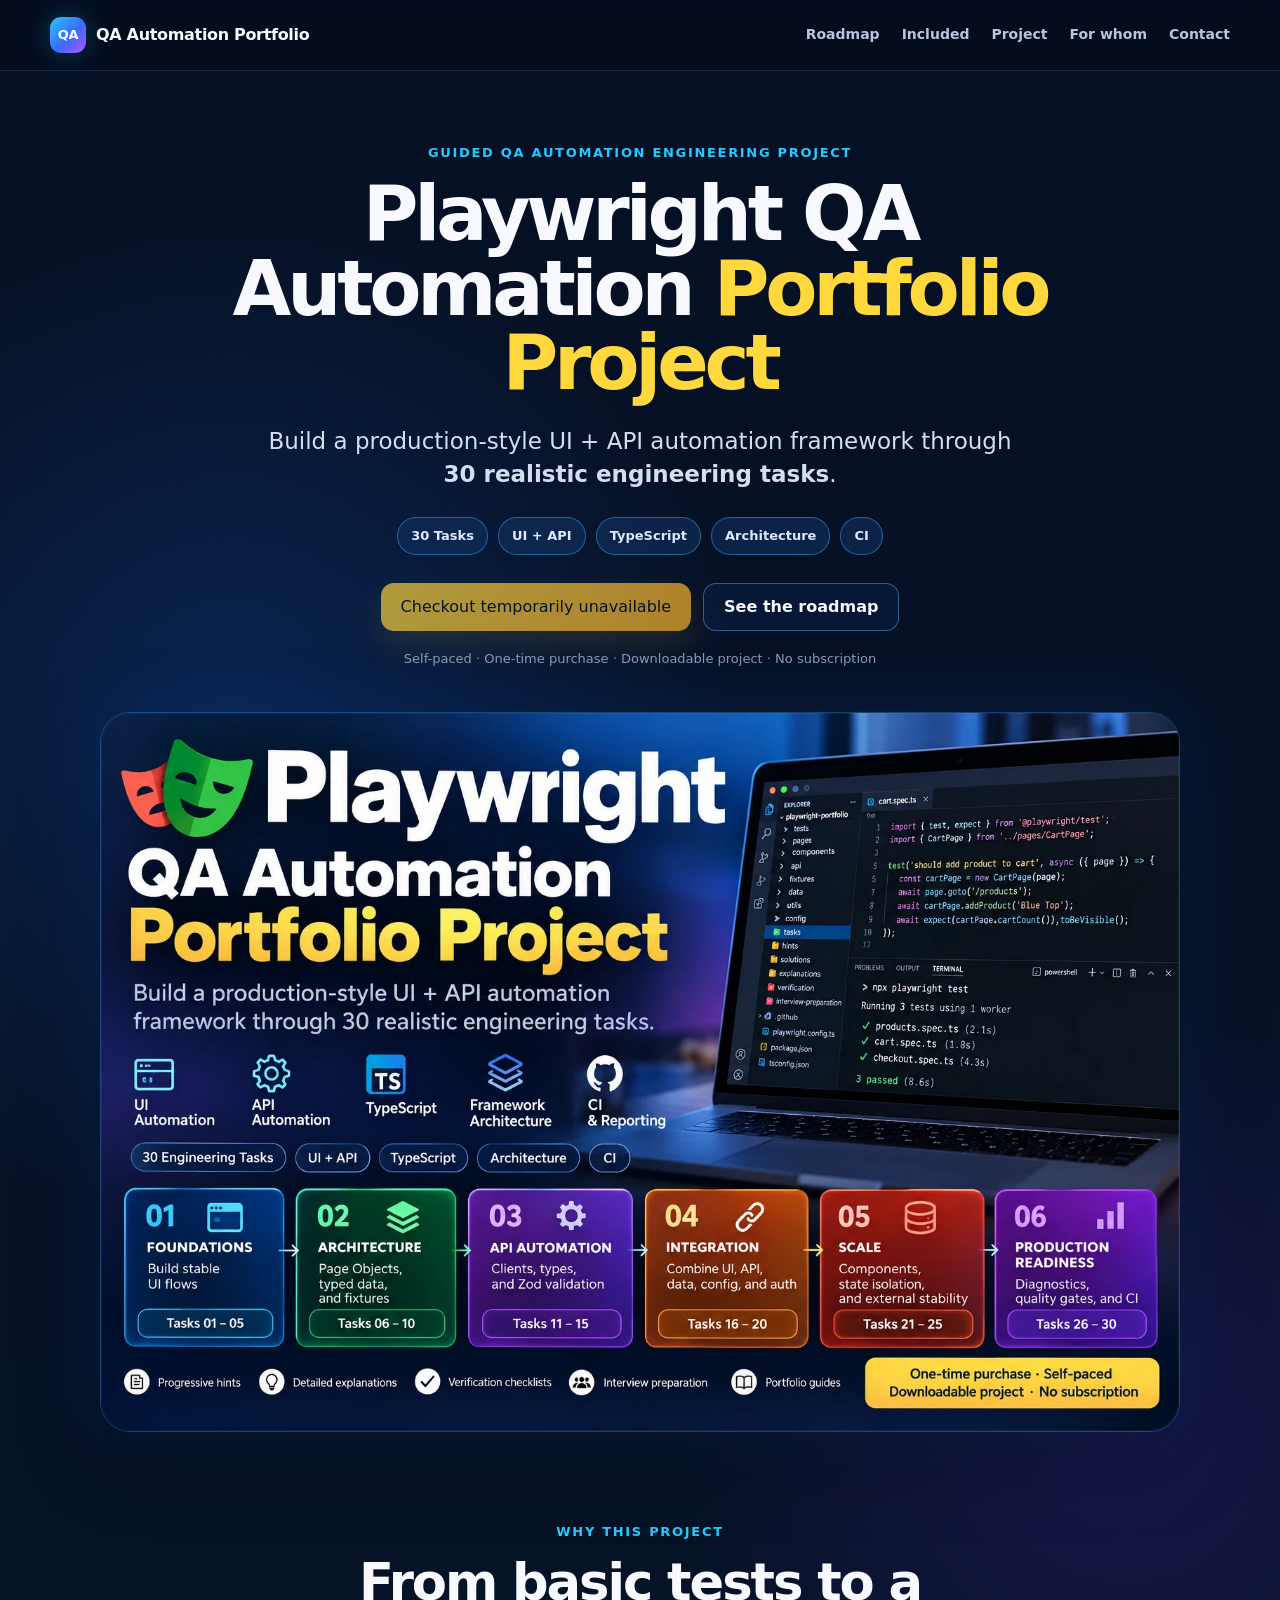
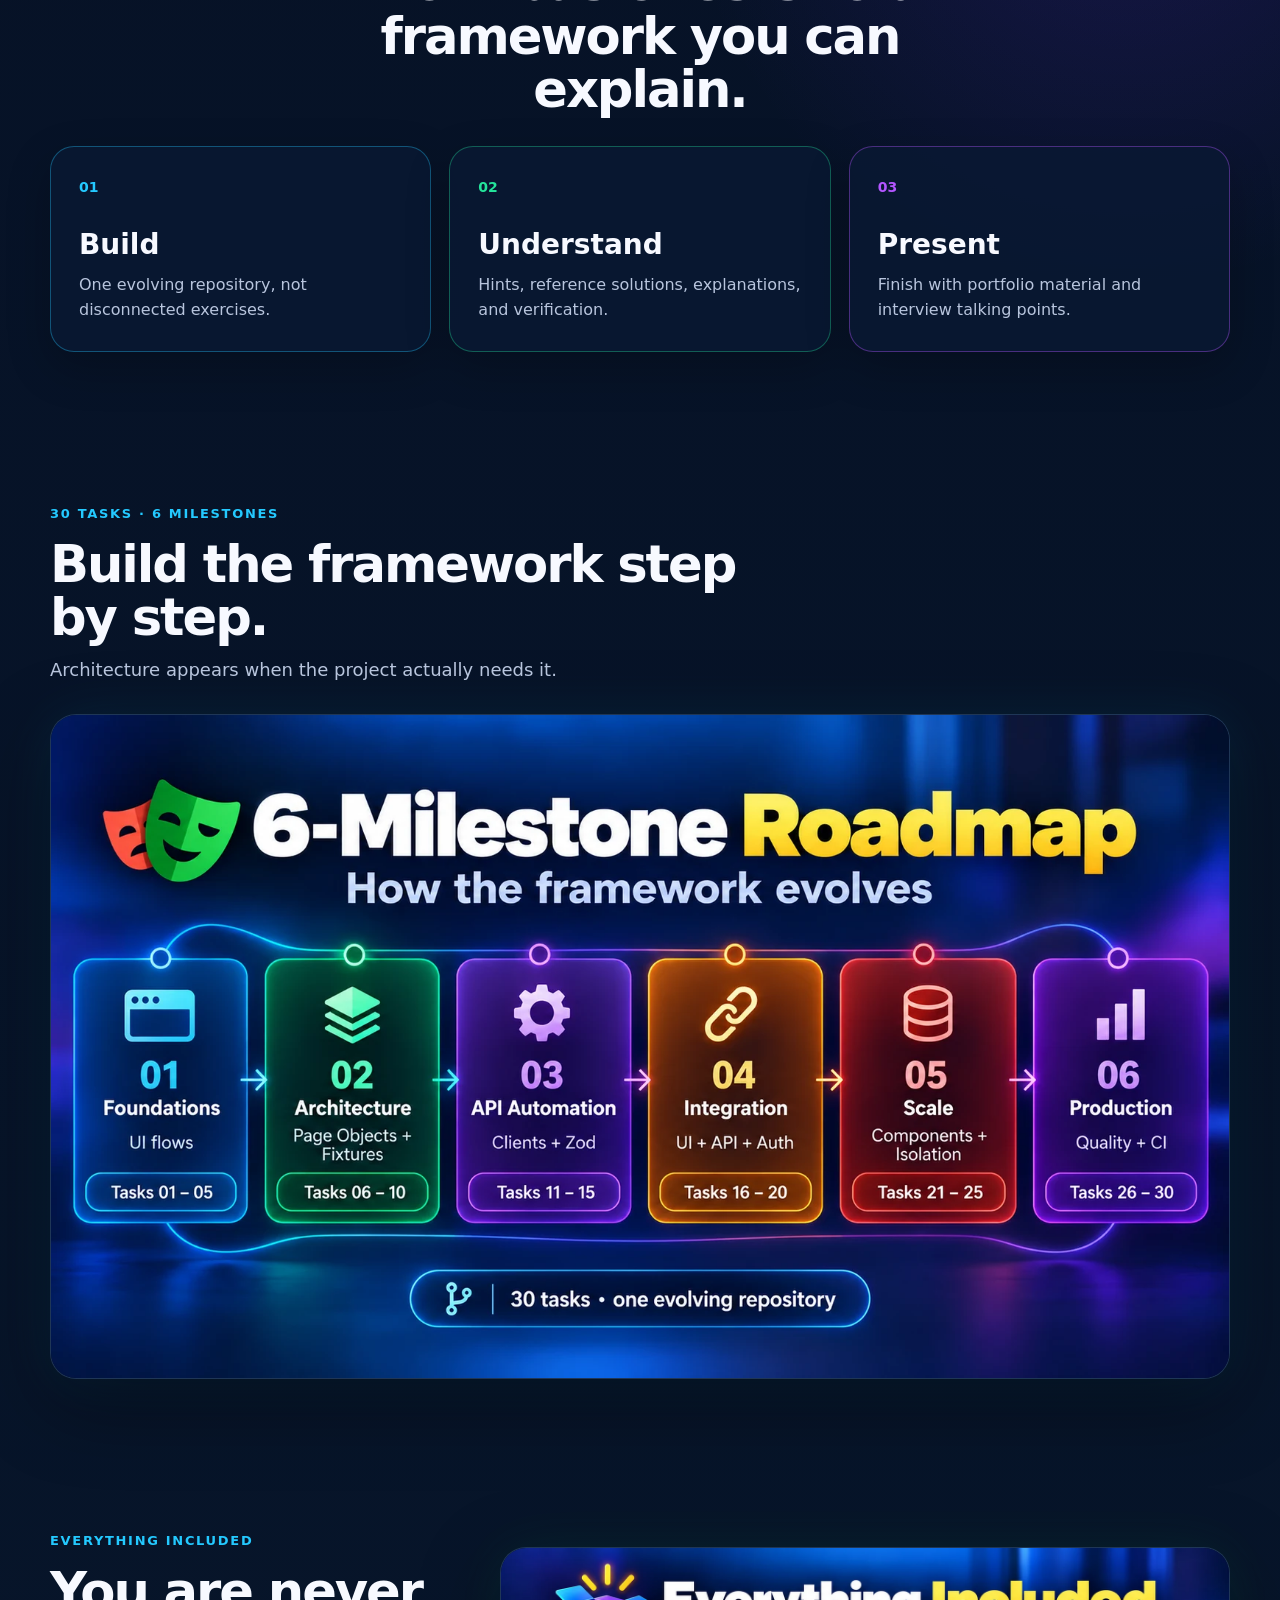
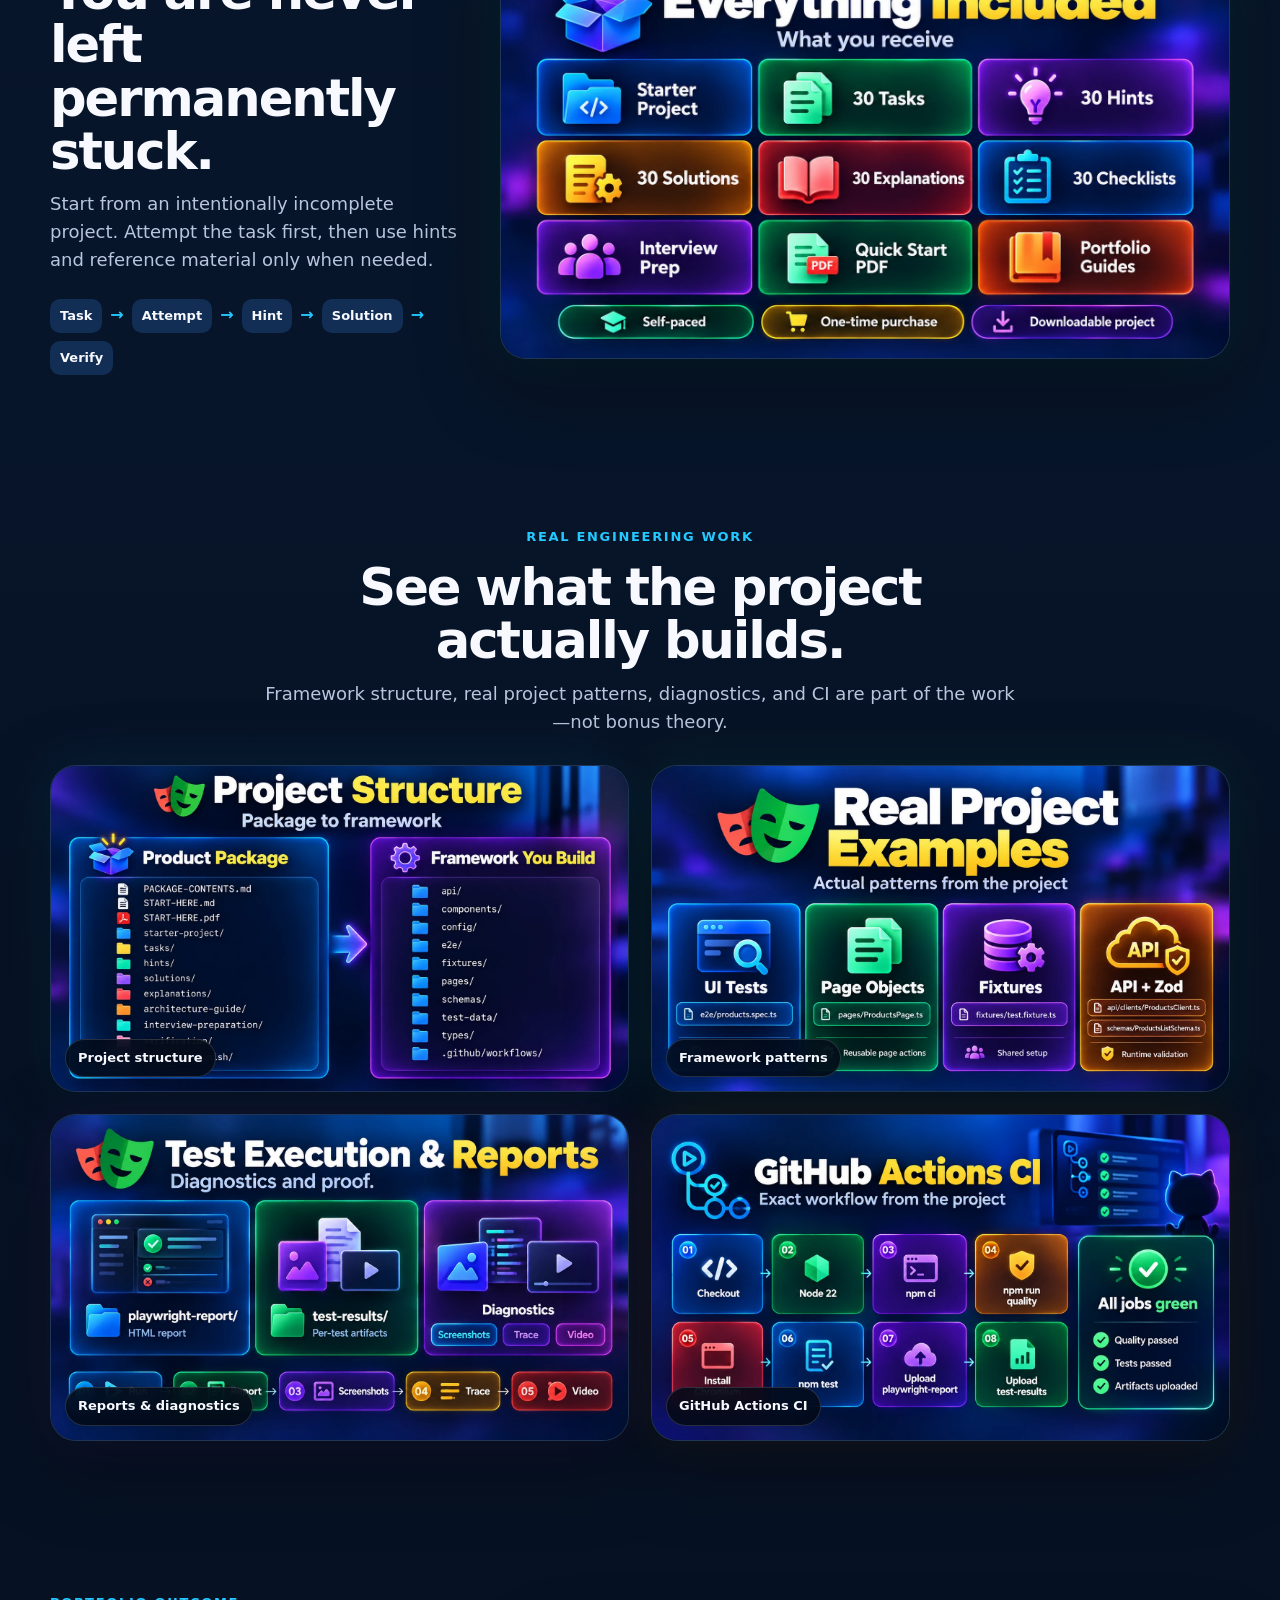
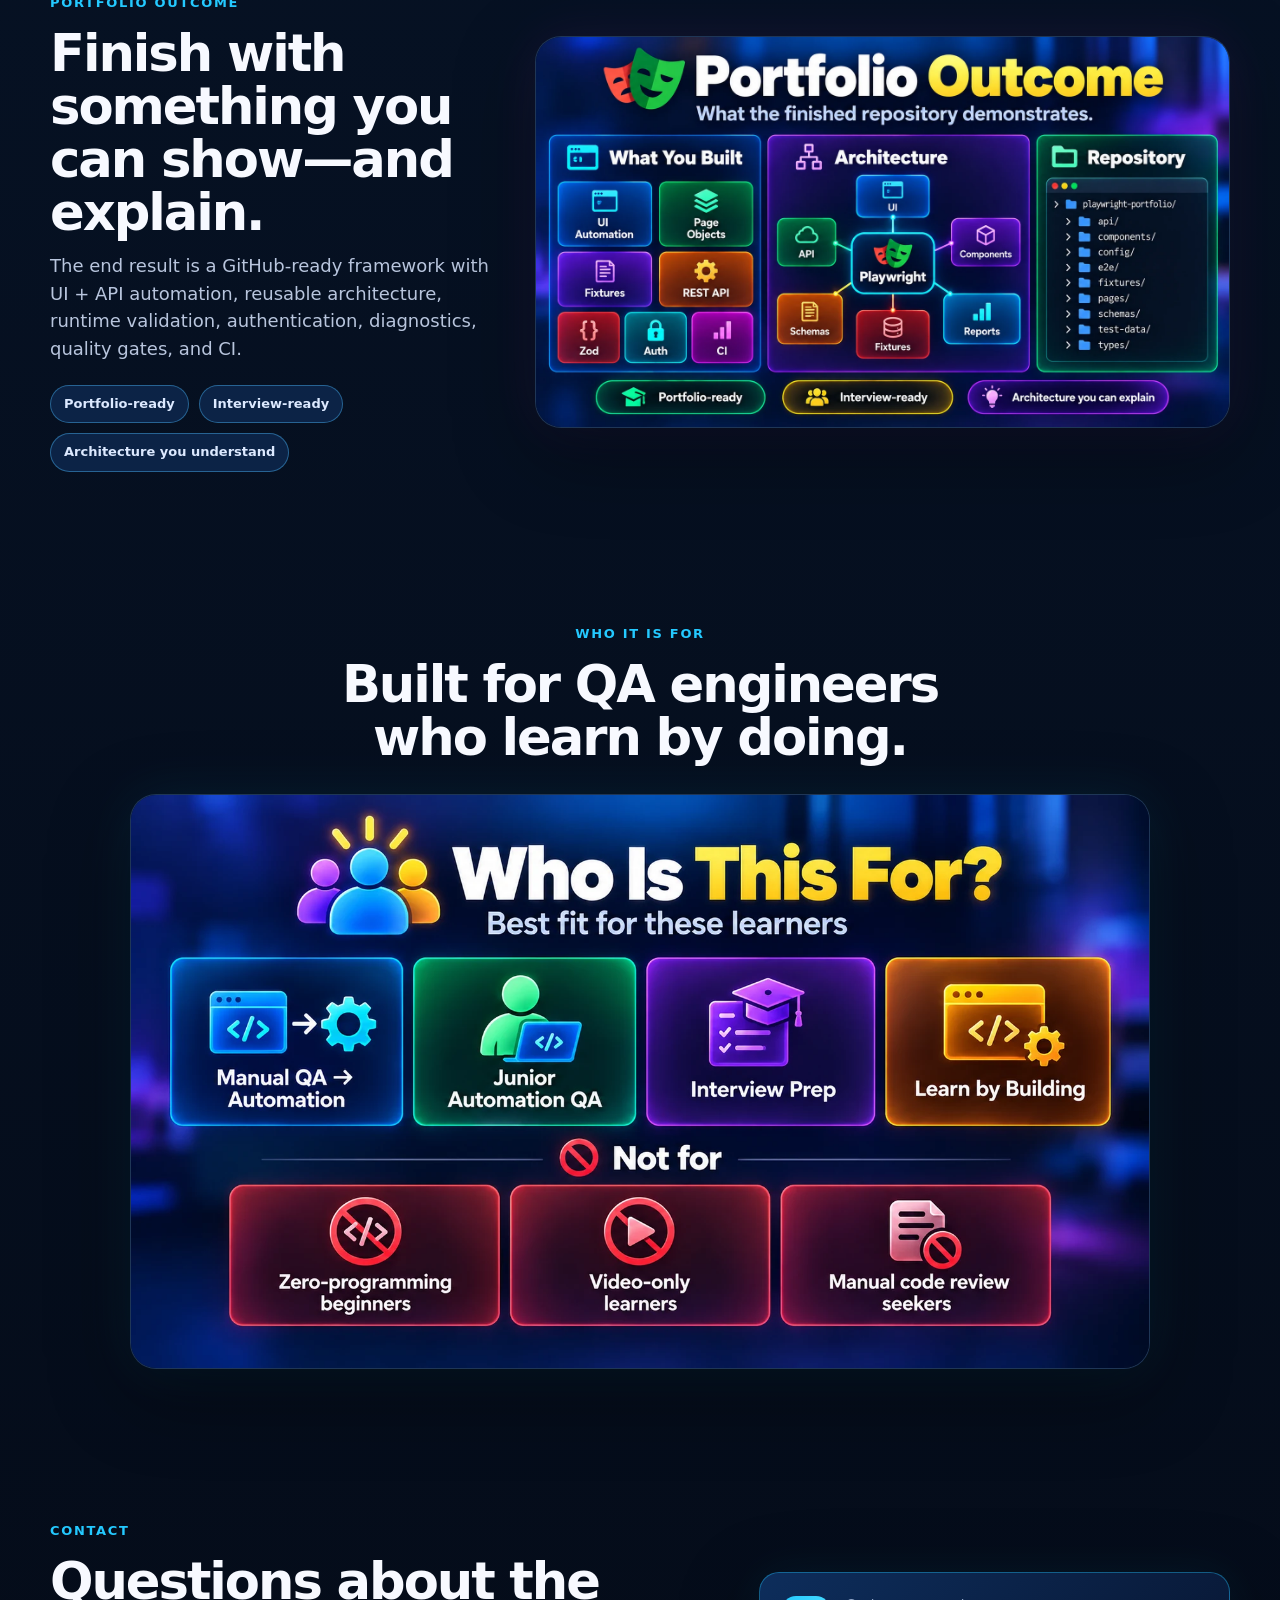
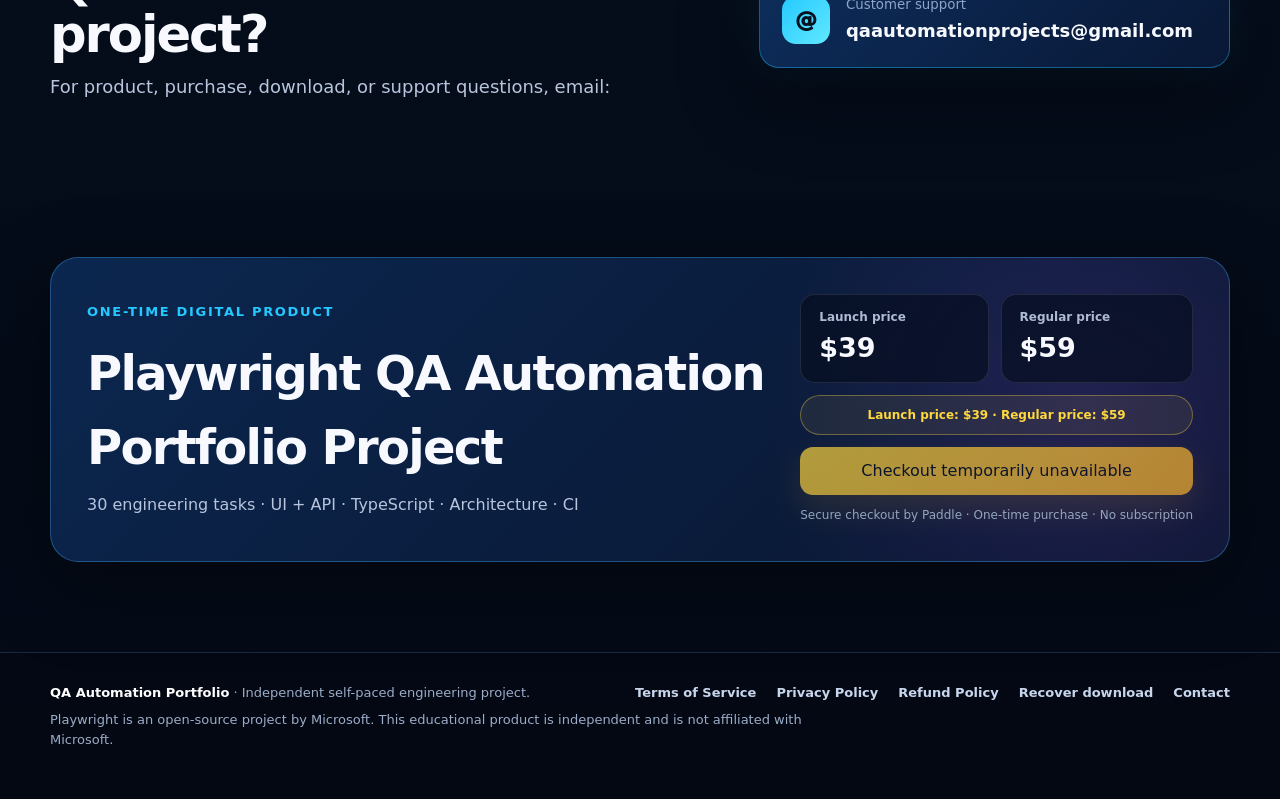
<file: index.html>
<!doctype html>
<html lang="en">
<head>
  <meta charset="utf-8" />
  <meta name="viewport" content="width=device-width, initial-scale=1" />
  <meta name="theme-color" content="#071429" />
  <meta name="description" content="Playwright QA Automation Portfolio Project — a self-paced guided engineering project with 30 realistic tasks covering UI, API, architecture, diagnostics, quality, CI, and portfolio preparation." />
  <title>Playwright QA Automation Portfolio Project</title>
  <link rel="icon" href="assets/favicon.svg" type="image/svg+xml" />
  <link rel="stylesheet" href="styles.css" />
  <script src="https://cdn.paddle.com/paddle/v2/paddle.js" defer></script>
  <script src="paddle-config.js" defer></script>
  <script src="checkout.js" defer></script>
  <script src="analytics.js" defer></script>
</head>
<body>
  <header class="site-header">
    <div class="shell nav-wrap">
      <a class="brand" href="#top" aria-label="QA Automation Portfolio home">
        <span class="brand-mark">QA</span>
        <span>QA Automation Portfolio</span>
      </a>
      <nav class="nav" aria-label="Primary navigation">
        <a href="#roadmap">Roadmap</a>
        <a href="#included">Included</a>
        <a href="#proof">Project</a>
        <a href="#audience">For whom</a>
        <a href="#contact">Contact</a>
      </nav>
    </div>
  </header>

  <main id="top">
    <section class="hero shell">
      <div class="hero-copy">
        <p class="eyebrow">Guided QA Automation Engineering Project</p>
        <h1>Playwright QA Automation <span>Portfolio Project</span></h1>
        <p class="hero-lead">
          Build a production-style UI + API automation framework through
          <strong>30 realistic engineering tasks</strong>.
        </p>
        <div class="chip-row" aria-label="Project topics">
          <span>30 Tasks</span>
          <span>UI + API</span>
          <span>TypeScript</span>
          <span>Architecture</span>
          <span>CI</span>
        </div>
        <div class="hero-actions">
          <button class="button primary" type="button" data-paddle-buy disabled>
            Loading checkout…
          </button>
          <a class="button secondary" href="#roadmap">See the roadmap</a>
        </div>
        <p class="microcopy">Self-paced · One-time purchase · Downloadable project · No subscription</p>
      </div>
      <div class="hero-media hero-media-desktop">
        <img src="assets/hero.webp" alt="Playwright QA Automation Portfolio Project overview" width="1600" height="1067" />
      </div>

      <div class="mobile-hero-summary" aria-label="Project summary">
        <div class="mobile-summary-main">
          <span class="mobile-summary-number">30</span>
          <span class="mobile-summary-label">Engineering Tasks</span>
        </div>
        <p>One evolving Playwright repository.</p>
        <div class="mobile-summary-grid">
          <span>UI + API</span>
          <span>TypeScript</span>
          <span>Architecture</span>
          <span>CI</span>
        </div>
      </div>
    </section>

    <section class="section shell compact-section" aria-labelledby="why-title">
      <div class="section-heading centered">
        <p class="eyebrow">Why this project</p>
        <h2 id="why-title">From basic tests to a framework you can explain.</h2>
      </div>
      <div class="benefit-grid">
        <article class="benefit card-blue">
          <span class="benefit-number">01</span>
          <h3>Build</h3>
          <p>One evolving repository, not disconnected exercises.</p>
        </article>
        <article class="benefit card-green">
          <span class="benefit-number">02</span>
          <h3>Understand</h3>
          <p>Hints, reference solutions, explanations, and verification.</p>
        </article>
        <article class="benefit card-purple">
          <span class="benefit-number">03</span>
          <h3>Present</h3>
          <p>Finish with portfolio material and interview talking points.</p>
        </article>
      </div>
    </section>

    <section id="roadmap" class="section shell">
      <div class="section-heading">
        <p class="eyebrow">30 tasks · 6 milestones</p>
        <h2>Build the framework step by step.</h2>
        <p>Architecture appears when the project actually needs it.</p>
      </div>
      <figure class="visual-frame glow-blue">
        <img src="assets/roadmap.webp" alt="Six milestone roadmap from Playwright foundations to production readiness" loading="lazy" />
      </figure>
    </section>

    <section id="included" class="section shell split-section">
      <div class="section-heading split-copy">
        <p class="eyebrow">Everything included</p>
        <h2>You are never left permanently stuck.</h2>
        <p>
          Start from an intentionally incomplete project. Attempt the task first,
          then use hints and reference material only when needed.
        </p>
        <div class="flow-line" aria-label="Recommended task flow">
          <span>Task</span><b>→</b><span>Attempt</span><b>→</b><span>Hint</span><b>→</b><span>Solution</span><b>→</b><span>Verify</span>
        </div>
      </div>
      <figure class="visual-frame glow-green">
        <img src="assets/included.webp" alt="Contents of the downloadable QA Automation project package" loading="lazy" />
      </figure>
    </section>

    <section id="proof" class="section shell">
      <div class="section-heading centered narrow">
        <p class="eyebrow">Real engineering work</p>
        <h2>See what the project actually builds.</h2>
        <p>Framework structure, real project patterns, diagnostics, and CI are part of the work—not bonus theory.</p>
      </div>

      <div class="proof-grid">
        <figure class="visual-frame proof-card glow-blue">
          <img src="assets/structure.webp" alt="Product package and final framework folder structure" loading="lazy" />
          <figcaption>Project structure</figcaption>
        </figure>
        <figure class="visual-frame proof-card glow-green">
          <img src="assets/examples.webp" alt="Examples of UI tests, Page Objects, fixtures, API client and Zod validation" loading="lazy" />
          <figcaption>Framework patterns</figcaption>
        </figure>
        <figure class="visual-frame proof-card glow-purple">
          <img src="assets/reports.webp" alt="Playwright reports and diagnostics workflow" loading="lazy" />
          <figcaption>Reports & diagnostics</figcaption>
        </figure>
        <figure class="visual-frame proof-card glow-orange">
          <img src="assets/ci.webp" alt="GitHub Actions CI workflow for the project" loading="lazy" />
          <figcaption>GitHub Actions CI</figcaption>
        </figure>
      </div>
    </section>

    <section class="section shell outcome-section">
      <div class="section-heading split-copy">
        <p class="eyebrow">Portfolio outcome</p>
        <h2>Finish with something you can show—and explain.</h2>
        <p>
          The end result is a GitHub-ready framework with UI + API automation,
          reusable architecture, runtime validation, authentication, diagnostics,
          quality gates, and CI.
        </p>
        <div class="outcome-tags">
          <span>Portfolio-ready</span>
          <span>Interview-ready</span>
          <span>Architecture you understand</span>
        </div>
      </div>
      <figure class="visual-frame glow-purple">
        <img src="assets/portfolio.webp" alt="Portfolio outcome of the Playwright QA Automation project" loading="lazy" />
      </figure>
    </section>

    <section id="audience" class="section shell">
      <div class="section-heading centered">
        <p class="eyebrow">Who it is for</p>
        <h2>Built for QA engineers who learn by doing.</h2>
      </div>
      <figure class="visual-frame glow-blue audience-frame">
        <img src="assets/audience.webp" alt="Audience fit: Manual QA moving to automation, Junior Automation QA, interview preparation, and hands-on learners" loading="lazy" />
      </figure>
    </section>


    <section id="contact" class="section shell contact-section">
      <div class="section-heading">
        <p class="eyebrow">Contact</p>
        <h2>Questions about the project?</h2>
        <p>For product, purchase, download, or support questions, email:</p>
      </div>
      <a class="contact-card" href="mailto:qaautomationprojects@gmail.com">
        <span class="contact-icon" aria-hidden="true">@</span>
        <span>
          <small>Customer support</small>
          <strong>qaautomationprojects@gmail.com</strong>
        </span>
      </a>
    </section>

    <section class="section shell final-cta">
      <div>
        <p class="eyebrow">One-time digital product</p>
        <h2>Playwright QA Automation Portfolio Project</h2>
        <p>30 engineering tasks · UI + API · TypeScript · Architecture · CI</p>
      </div>
      <div class="price-card">
        <div><span>Launch price</span><strong>$39</strong></div>
        <div><span>Regular price</span><strong>$59</strong></div>
        <span class="status-pill">Launch price: $39 · Regular price: $59</span>
        <button class="button primary price-buy" type="button" data-paddle-buy disabled>
          Loading checkout…
        </button>
        <small class="checkout-note">
          Secure checkout by Paddle · One-time purchase · No subscription
        </small>
      </div>
    </section>
  </main>

  <footer class="site-footer">
    <div class="shell footer-inner">
      <div class="footer-top">
        <p><strong>QA Automation Portfolio</strong> · Independent self-paced engineering project.</p>
        <nav class="footer-links" aria-label="Legal and contact links">
          <a href="terms.html">Terms of Service</a>
          <a href="privacy.html">Privacy Policy</a>
          <a href="refunds.html">Refund Policy</a>
          <a href="recover.html">Recover download</a>
          <a href="mailto:qaautomationprojects@gmail.com">Contact</a>
        </nav>
      </div>
      <p class="footer-note">Playwright is an open-source project by Microsoft. This educational product is independent and is not affiliated with Microsoft.</p>
    </div>
  </footer>
</body>
</html>
</file>
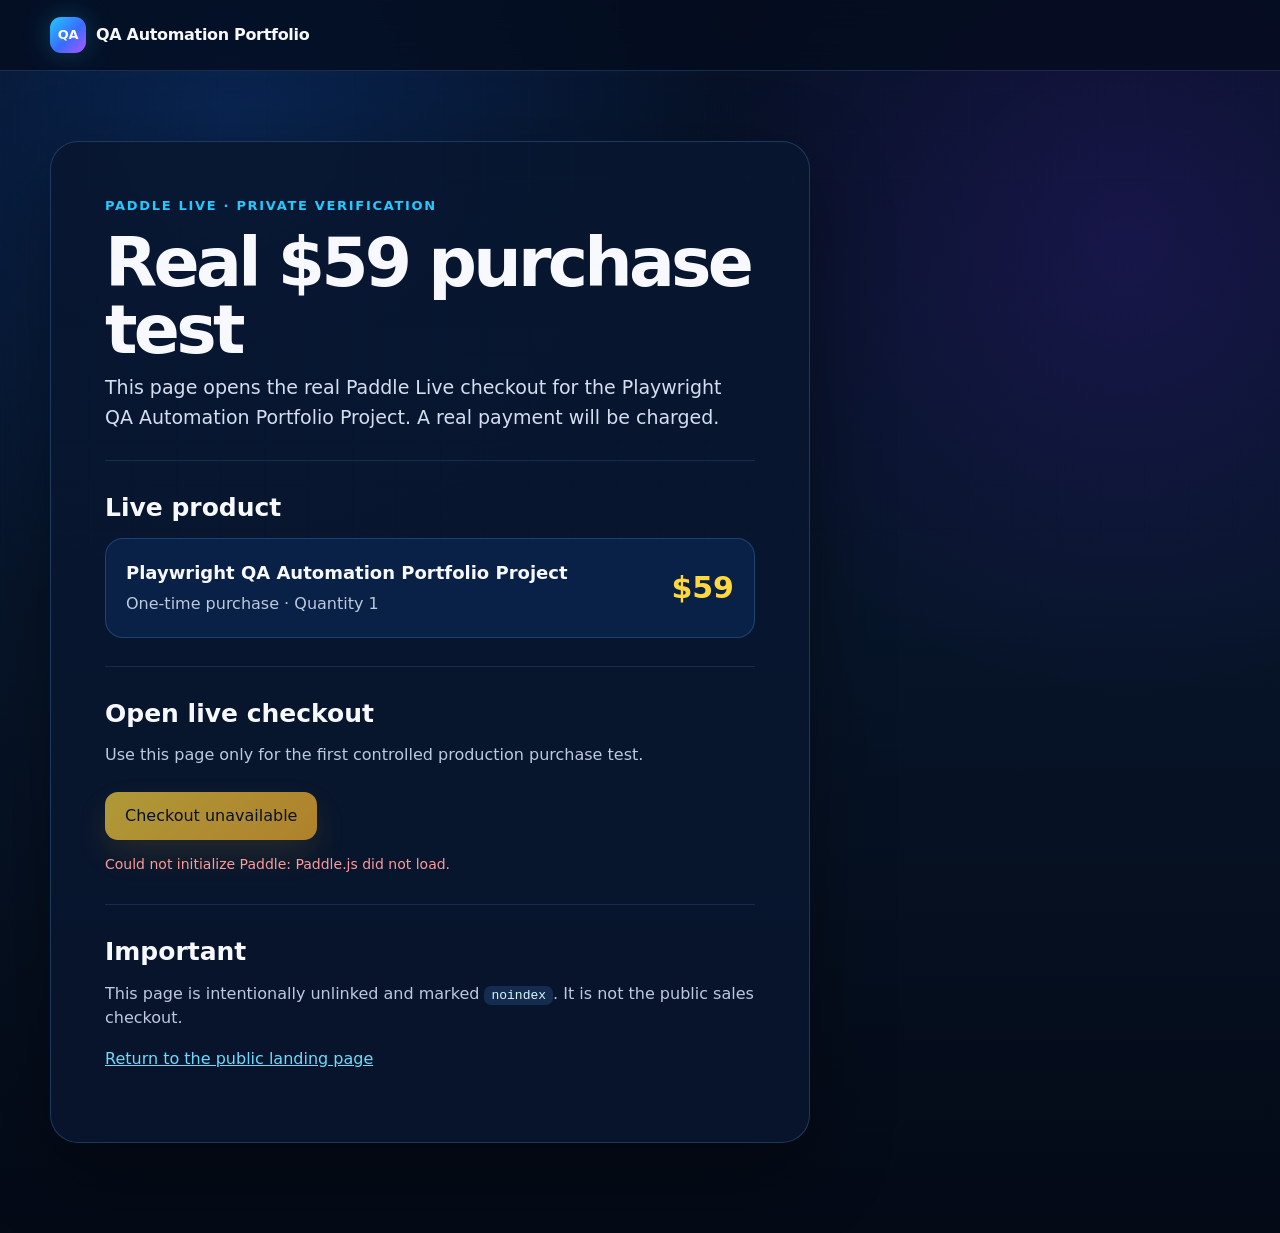
<file: live-checkout.html>
<!doctype html>
<html lang="en">
<head>
  <meta charset="utf-8" />
  <meta name="viewport" content="width=device-width, initial-scale=1" />
  <meta name="theme-color" content="#071429" />
  <meta name="robots" content="noindex, nofollow" />
  <meta name="description" content="Private live checkout verification page for the Playwright QA Automation Portfolio Project." />
  <title>Live Checkout Test · QA Automation Portfolio</title>
  <link rel="icon" href="assets/favicon.svg" type="image/svg+xml" />
  <link rel="stylesheet" href="styles.css" />
  <script src="https://cdn.paddle.com/paddle/v2/paddle.js" defer></script>
  <script src="paddle-config.js" defer></script>
  <script src="live-checkout.js" defer></script>
</head>
<body>
  <header class="site-header">
    <div class="shell nav-wrap">
      <a class="brand" href="index.html" aria-label="QA Automation Portfolio home">
        <span class="brand-mark">QA</span>
        <span>QA Automation Portfolio</span>
      </a>
    </div>
  </header>

  <main class="legal-main">
    <div class="shell">
      <article class="legal-card sandbox-card">
        <p class="eyebrow">Paddle Live · Private verification</p>
        <h1>Real $59 purchase test</h1>
        <p class="legal-intro">
          This page opens the real Paddle Live checkout for the Playwright QA Automation
          Portfolio Project. A real payment will be charged.
        </p>

        <section>
          <h2>Live product</h2>
          <div class="sandbox-product-row">
            <div>
              <strong>Playwright QA Automation Portfolio Project</strong>
              <p>One-time purchase · Quantity 1</p>
            </div>
            <strong class="sandbox-price">$59</strong>
          </div>
        </section>

        <section>
          <h2>Open live checkout</h2>
          <p>
            Use this page only for the first controlled production purchase test.
          </p>
          <button id="live-buy" class="button primary sandbox-buy" type="button" disabled>
            Loading Paddle…
          </button>
          <p id="live-status" class="sandbox-status" role="status" aria-live="polite">
            Initializing live checkout…
          </p>
        </section>

        <section>
          <h2>Important</h2>
          <p>
            This page is intentionally unlinked and marked <code>noindex</code>.
            It is not the public sales checkout.
          </p>
          <p><a href="index.html">Return to the public landing page</a></p>
        </section>
      </article>
    </div>
  </main>
</body>
</html>
</file>
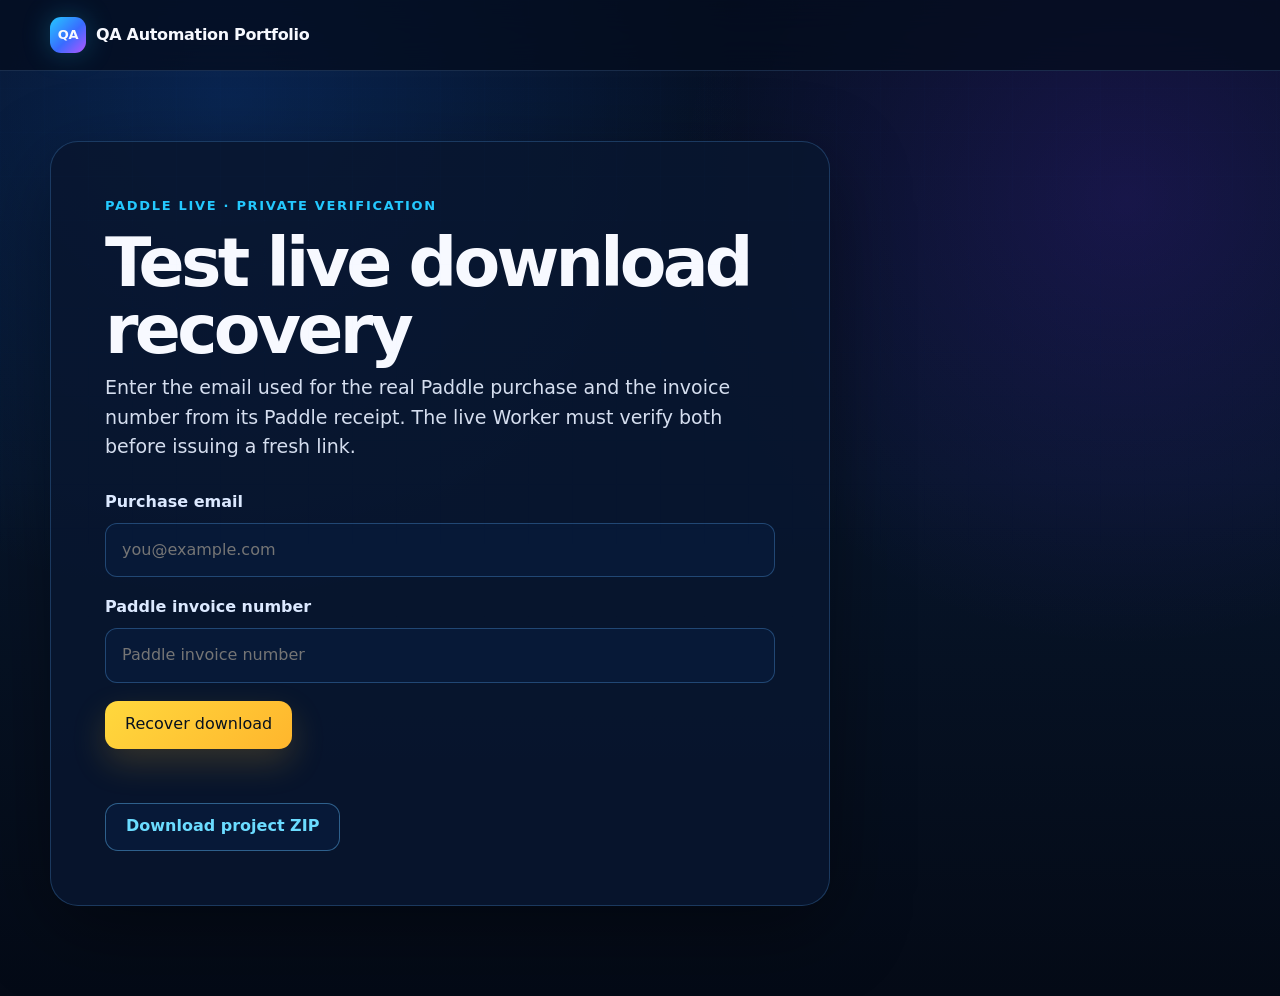
<file: live-recover-test.html>
<!doctype html>
<html lang="en">
<head>
  <meta charset="utf-8" />
  <meta name="viewport" content="width=device-width, initial-scale=1" />
  <meta name="theme-color" content="#071429" />
  <meta name="robots" content="noindex, nofollow" />
  <meta name="description" content="Private live recovery verification page for the Playwright QA Automation Portfolio Project." />
  <title>Live Recovery Test · QA Automation Portfolio</title>
  <link rel="icon" href="assets/favicon.svg" type="image/svg+xml" />
  <link rel="stylesheet" href="styles.css" />
</head>
<body>
  <header class="site-header">
    <div class="shell nav-wrap">
      <a class="brand" href="index.html" aria-label="QA Automation Portfolio home">
        <span class="brand-mark">QA</span>
        <span>QA Automation Portfolio</span>
      </a>
    </div>
  </header>

  <main class="legal-main shell">
    <article class="legal-card recovery-card">
      <p class="eyebrow">Paddle Live · Private verification</p>
      <h1>Test live download recovery</h1>
      <p class="legal-intro">
        Enter the email used for the real Paddle purchase and the invoice number from its
        Paddle receipt. The live Worker must verify both before issuing a fresh link.
      </p>

      <form id="recovery-form" class="recovery-form" novalidate>
        <label>
          <span>Purchase email</span>
          <input id="recovery-email" name="email" type="email" autocomplete="email" required placeholder="you@example.com" />
        </label>

        <label>
          <span>Paddle invoice number</span>
          <input id="recovery-invoice" name="invoice" type="text" autocomplete="off" required placeholder="Paddle invoice number" />
        </label>

        <button id="recovery-submit" class="button primary" type="submit">Recover download</button>
      </form>

      <div id="recovery-message" class="recovery-message" role="status" aria-live="polite"></div>
      <a id="recovery-download" class="button secondary recovery-download" href="#" hidden>Download project ZIP</a>
    </article>
  </main>

  <script src="live-recover-test.js" defer></script>
</body>
</html>
</file>
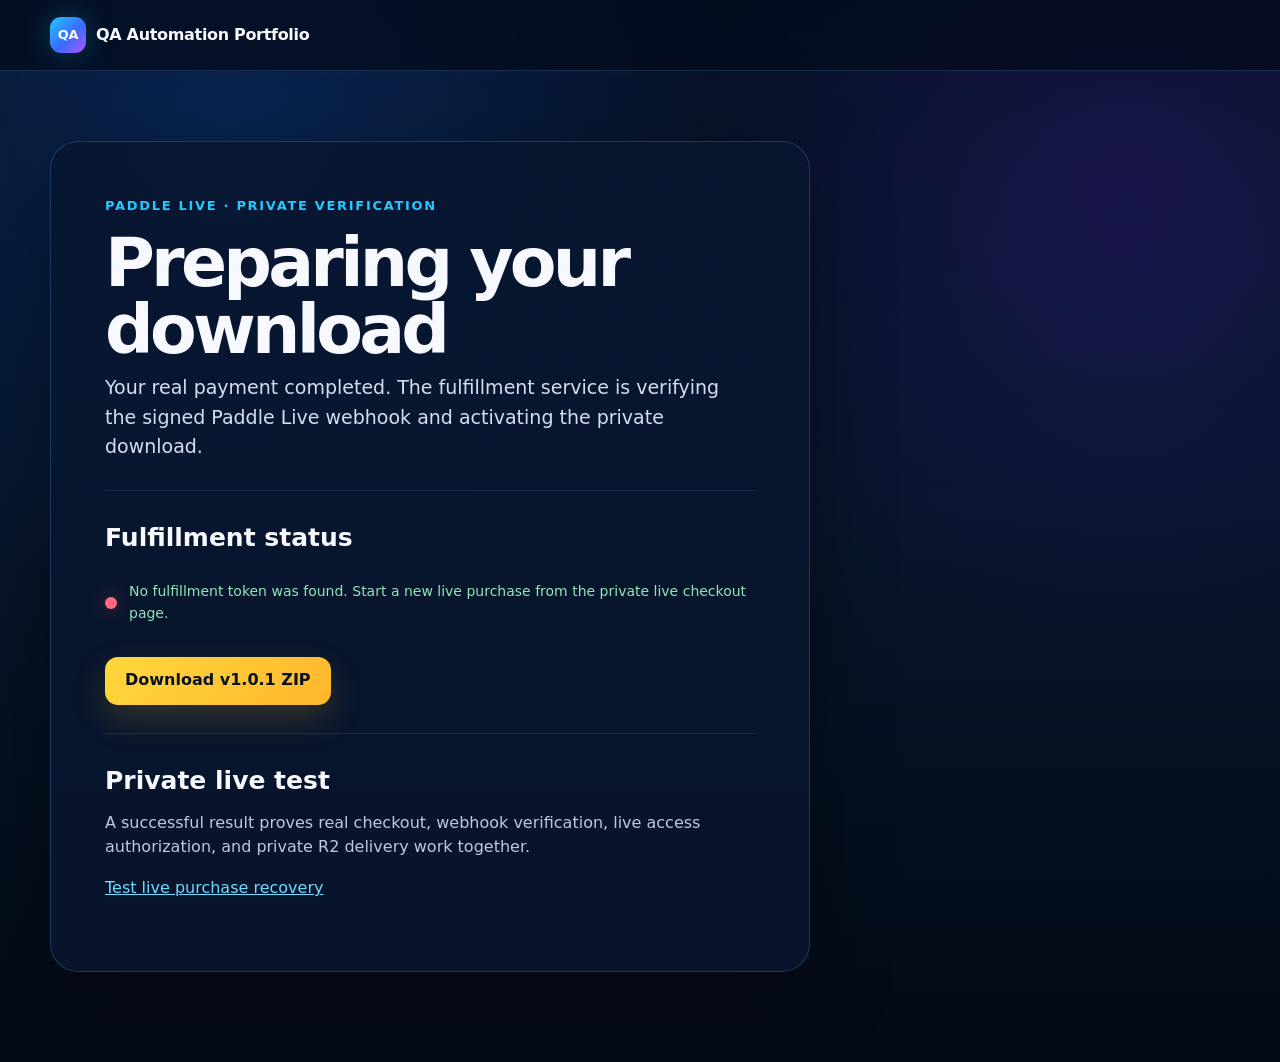
<file: live-success.html>
<!doctype html>
<html lang="en">
<head>
  <meta charset="utf-8" />
  <meta name="viewport" content="width=device-width, initial-scale=1" />
  <meta name="theme-color" content="#071429" />
  <meta name="robots" content="noindex, nofollow" />
  <meta name="referrer" content="no-referrer" />
  <meta name="description" content="Private live fulfillment verification page for the Playwright QA Automation Portfolio Project." />
  <title>Live Fulfillment Test · QA Automation Portfolio</title>
  <link rel="icon" href="assets/favicon.svg" type="image/svg+xml" />
  <link rel="stylesheet" href="styles.css" />
  <script src="live-success.js" defer></script>
</head>
<body>
  <header class="site-header">
    <div class="shell nav-wrap">
      <a class="brand" href="index.html" aria-label="QA Automation Portfolio home">
        <span class="brand-mark">QA</span>
        <span>QA Automation Portfolio</span>
      </a>
    </div>
  </header>

  <main class="legal-main">
    <div class="shell">
      <article class="legal-card sandbox-card">
        <p class="eyebrow">Paddle Live · Private verification</p>
        <h1>Preparing your download</h1>
        <p class="legal-intro">
          Your real payment completed. The fulfillment service is verifying the signed
          Paddle Live webhook and activating the private download.
        </p>

        <section>
          <h2>Fulfillment status</h2>
          <div class="fulfillment-status-row">
            <span id="fulfillment-indicator" class="fulfillment-indicator" aria-hidden="true"></span>
            <p id="fulfillment-status" class="sandbox-status" role="status" aria-live="polite">
              Waiting for the Paddle webhook…
            </p>
          </div>

          <a
            id="download-product"
            class="button primary fulfillment-download"
            href="#"
            hidden
          >
            Download v1.0.1 ZIP
          </a>
        </section>

        <section>
          <h2>Private live test</h2>
          <p>
            A successful result proves real checkout, webhook verification, live access
            authorization, and private R2 delivery work together.
          </p>
          <p><a href="live-recover-test.html">Test live purchase recovery</a></p>
        </section>
      </article>
    </div>
  </main>
</body>
</html>
</file>
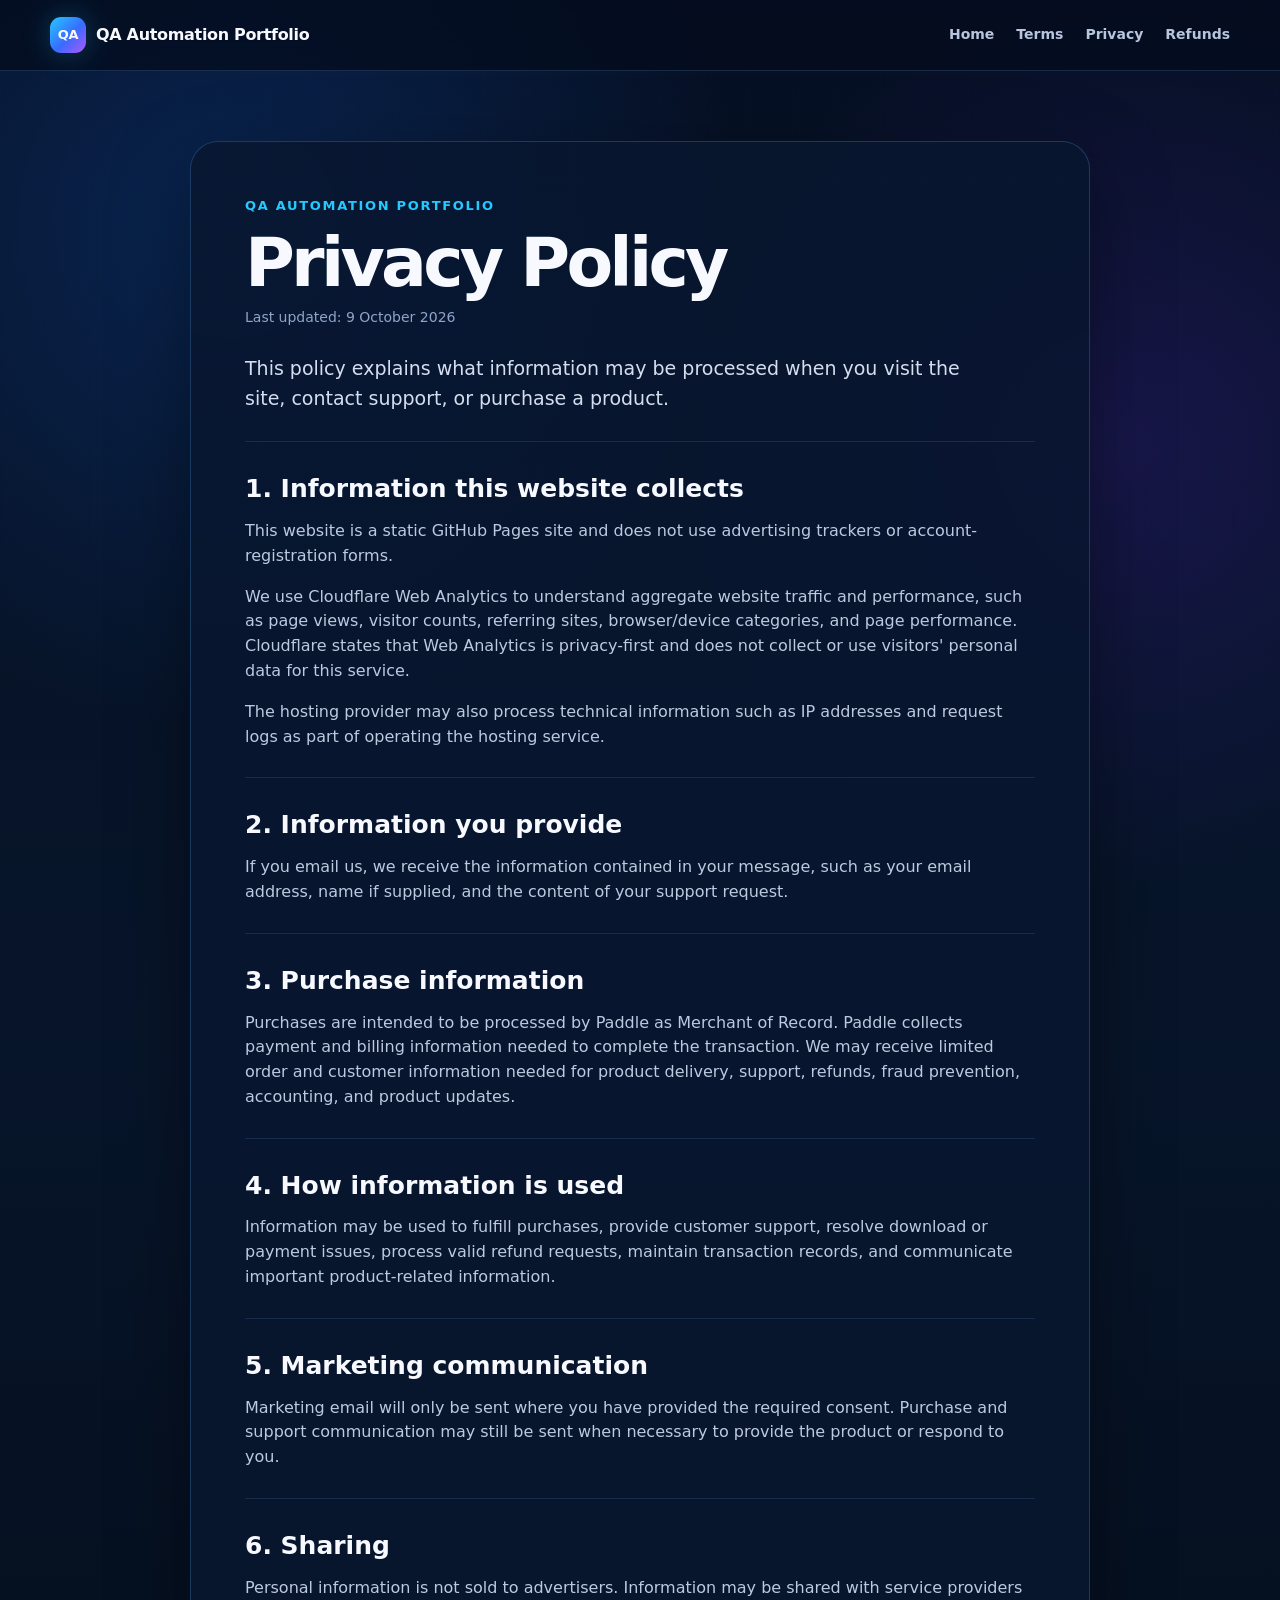
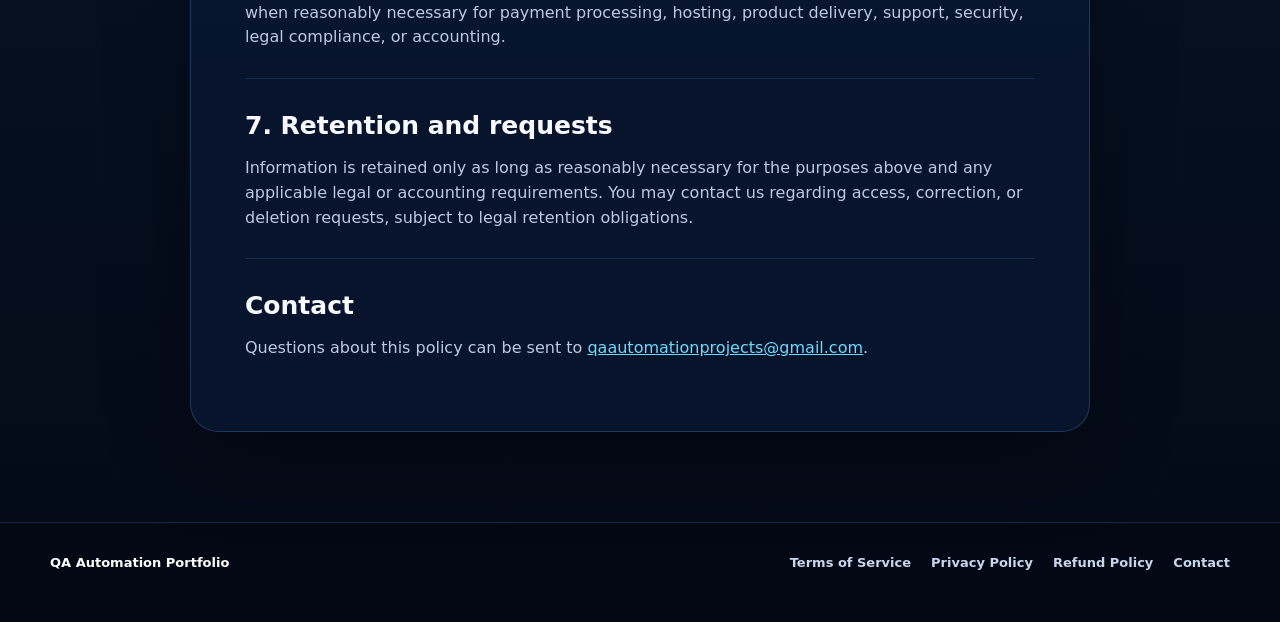
<file: privacy.html>
<!doctype html>
<html lang="en">
<head>
  <meta charset="utf-8" />
  <meta name="viewport" content="width=device-width, initial-scale=1" />
  <meta name="theme-color" content="#071429" />
  <meta name="description" content="Privacy Policy for QA Automation Portfolio." />
  <title>Privacy Policy · QA Automation Portfolio</title>
  <link rel="icon" href="assets/favicon.svg" type="image/svg+xml" />
  <link rel="stylesheet" href="styles.css" />
  <script src="analytics.js" defer></script>
</head>
<body>
  <header class="site-header">
    <div class="shell nav-wrap">
      <a class="brand" href="index.html" aria-label="QA Automation Portfolio home">
        <span class="brand-mark">QA</span>
        <span>QA Automation Portfolio</span>
      </a>
      <nav class="nav legal-nav" aria-label="Legal navigation">
        <a href="index.html">Home</a>
        <a href="terms.html">Terms</a>
        <a href="privacy.html">Privacy</a>
        <a href="refunds.html">Refunds</a>
      </nav>
    </div>
  </header>

  <main class="legal-main">
    <article class="shell legal-card">
      <p class="eyebrow">QA Automation Portfolio</p>
      <h1>Privacy Policy</h1>
      <p class="legal-updated">Last updated: 9 October 2026</p>
      <p class="legal-intro">This policy explains what information may be processed when you visit the site, contact support, or purchase a product.</p>
      
      <section>
        <h2>1. Information this website collects</h2>
        <p>This website is a static GitHub Pages site and does not use advertising trackers or account-registration forms.</p>
        <p>We use Cloudflare Web Analytics to understand aggregate website traffic and performance, such as page views, visitor counts, referring sites, browser/device categories, and page performance. Cloudflare states that Web Analytics is privacy-first and does not collect or use visitors' personal data for this service.</p>
        <p>The hosting provider may also process technical information such as IP addresses and request logs as part of operating the hosting service.</p>
      </section>
      <section>
        <h2>2. Information you provide</h2>
        <p>If you email us, we receive the information contained in your message, such as your email address, name if supplied, and the content of your support request.</p>
      </section>
      <section>
        <h2>3. Purchase information</h2>
        <p>Purchases are intended to be processed by Paddle as Merchant of Record. Paddle collects payment and billing information needed to complete the transaction. We may receive limited order and customer information needed for product delivery, support, refunds, fraud prevention, accounting, and product updates.</p>
      </section>
      <section>
        <h2>4. How information is used</h2>
        <p>Information may be used to fulfill purchases, provide customer support, resolve download or payment issues, process valid refund requests, maintain transaction records, and communicate important product-related information.</p>
      </section>
      <section>
        <h2>5. Marketing communication</h2>
        <p>Marketing email will only be sent where you have provided the required consent. Purchase and support communication may still be sent when necessary to provide the product or respond to you.</p>
      </section>
      <section>
        <h2>6. Sharing</h2>
        <p>Personal information is not sold to advertisers. Information may be shared with service providers when reasonably necessary for payment processing, hosting, product delivery, support, security, legal compliance, or accounting.</p>
      </section>
      <section>
        <h2>7. Retention and requests</h2>
        <p>Information is retained only as long as reasonably necessary for the purposes above and any applicable legal or accounting requirements. You may contact us regarding access, correction, or deletion requests, subject to legal retention obligations.</p>
      </section>

      <section>
        <h2>Contact</h2>
        <p>Questions about this policy can be sent to <a href="mailto:qaautomationprojects@gmail.com">qaautomationprojects@gmail.com</a>.</p>
      </section>
    </article>
  </main>

  <footer class="site-footer">
    <div class="shell footer-inner">
      <div class="footer-top">
        <p><strong>QA Automation Portfolio</strong></p>
        <nav class="footer-links" aria-label="Legal links">
          <a href="terms.html">Terms of Service</a>
          <a href="privacy.html">Privacy Policy</a>
          <a href="refunds.html">Refund Policy</a>
          <a href="mailto:qaautomationprojects@gmail.com">Contact</a>
        </nav>
      </div>
    </div>
  </footer>
</body>
</html>
</file>
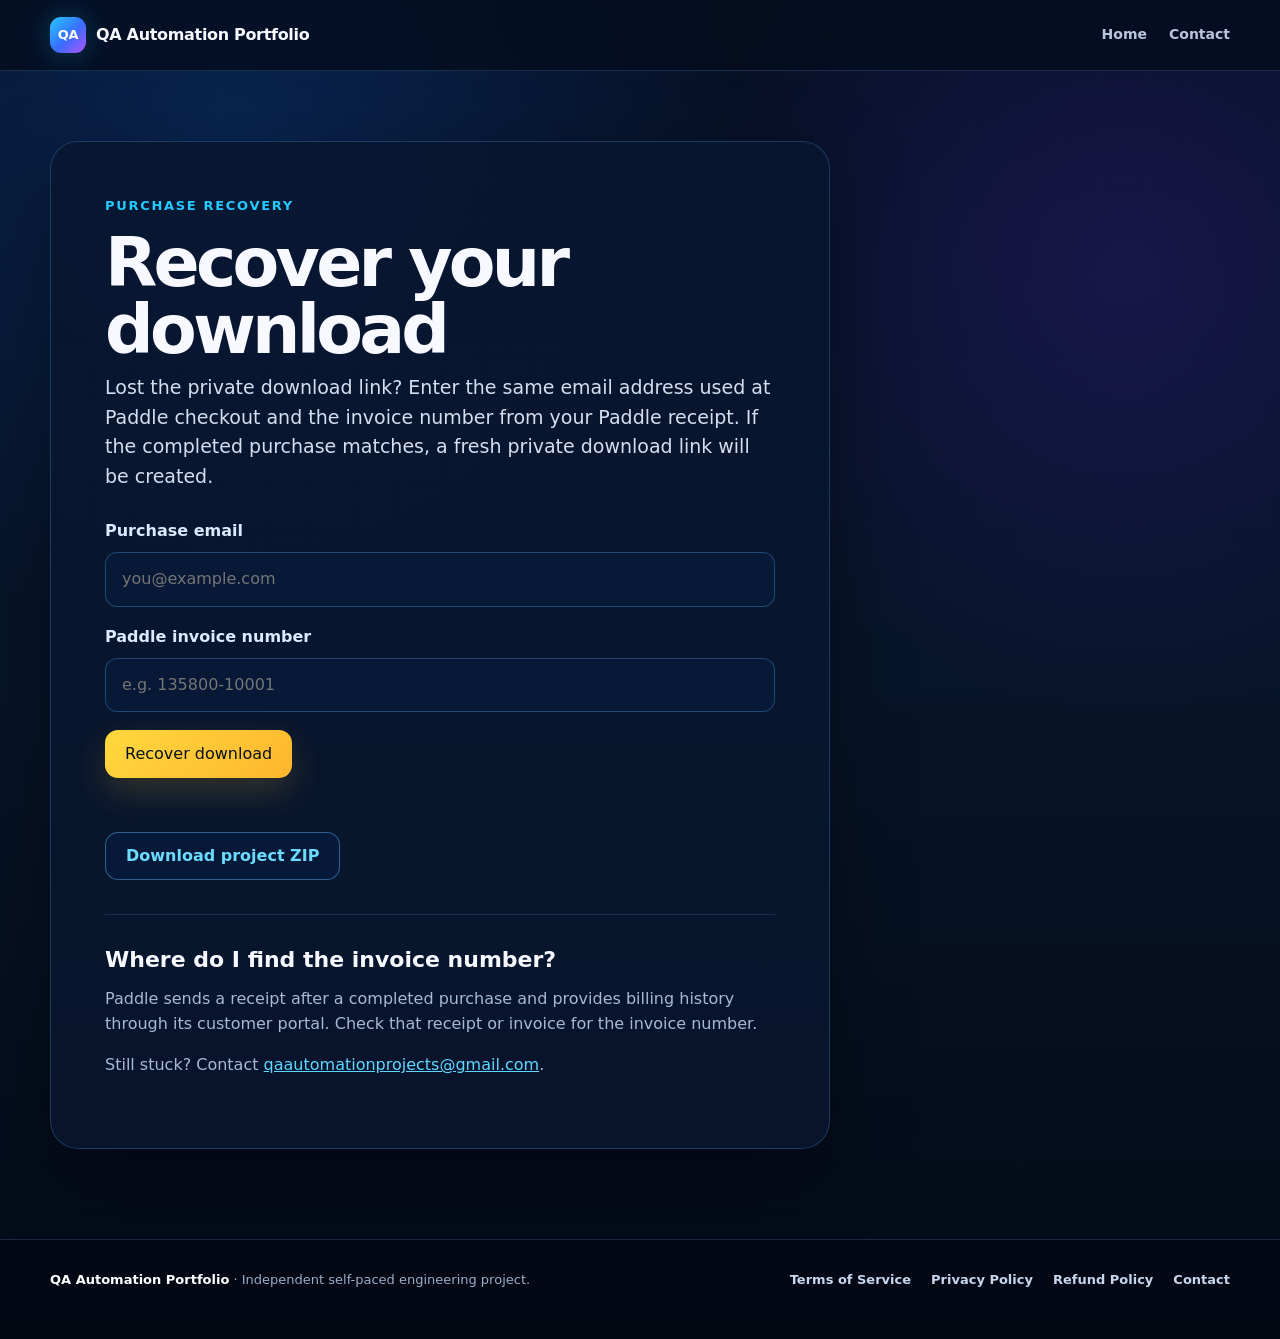
<file: recover.html>
<!doctype html>
<html lang="en">
<head>
  <meta charset="utf-8" />
  <meta name="viewport" content="width=device-width, initial-scale=1" />
  <meta name="theme-color" content="#071429" />
  <meta name="robots" content="noindex" />
  <meta name="description" content="Recover access to your Playwright QA Automation Portfolio Project download." />
  <title>Recover Download · QA Automation Portfolio</title>
  <link rel="icon" href="assets/favicon.svg" type="image/svg+xml" />
  <link rel="stylesheet" href="styles.css" />
  <script src="analytics.js" defer></script>
</head>
<body>
  <header class="site-header">
    <div class="shell nav-wrap">
      <a class="brand" href="index.html" aria-label="QA Automation Portfolio home">
        <span class="brand-mark">QA</span>
        <span>QA Automation Portfolio</span>
      </a>
      <nav class="nav" aria-label="Primary navigation">
        <a href="index.html">Home</a>
        <a href="mailto:qaautomationprojects@gmail.com">Contact</a>
      </nav>
    </div>
  </header>

  <main class="legal-main shell">
    <article class="legal-card recovery-card">
      <p class="eyebrow">Purchase recovery</p>
      <h1>Recover your download</h1>
      <p class="legal-intro">
        Lost the private download link? Enter the same email address used at Paddle checkout
        and the invoice number from your Paddle receipt. If the completed purchase matches,
        a fresh private download link will be created.
      </p>

      <form id="recovery-form" class="recovery-form" novalidate>
        <label>
          <span>Purchase email</span>
          <input id="recovery-email" name="email" type="email" autocomplete="email" required placeholder="you@example.com" />
        </label>

        <label>
          <span>Paddle invoice number</span>
          <input id="recovery-invoice" name="invoice" type="text" autocomplete="off" required placeholder="e.g. 135800-10001" />
        </label>

        <button id="recovery-submit" class="button primary" type="submit">Recover download</button>
      </form>

      <div id="recovery-message" class="recovery-message" role="status" aria-live="polite"></div>
      <a id="recovery-download" class="button secondary recovery-download" href="#" hidden>Download project ZIP</a>

      <div class="recovery-help">
        <h2>Where do I find the invoice number?</h2>
        <p>
          Paddle sends a receipt after a completed purchase and provides billing history through
          its customer portal. Check that receipt or invoice for the invoice number.
        </p>
        <p>
          Still stuck? Contact <a href="mailto:qaautomationprojects@gmail.com">qaautomationprojects@gmail.com</a>.
        </p>
      </div>
    </article>
  </main>

  <footer class="site-footer">
    <div class="shell footer-inner">
      <div class="footer-top">
        <p><strong>QA Automation Portfolio</strong> · Independent self-paced engineering project.</p>
        <nav class="footer-links" aria-label="Legal and contact links">
          <a href="terms.html">Terms of Service</a>
          <a href="privacy.html">Privacy Policy</a>
          <a href="refunds.html">Refund Policy</a>
          <a href="mailto:qaautomationprojects@gmail.com">Contact</a>
        </nav>
      </div>
    </div>
  </footer>
  <script src="recover.js" defer></script>
</body>
</html>
</file>
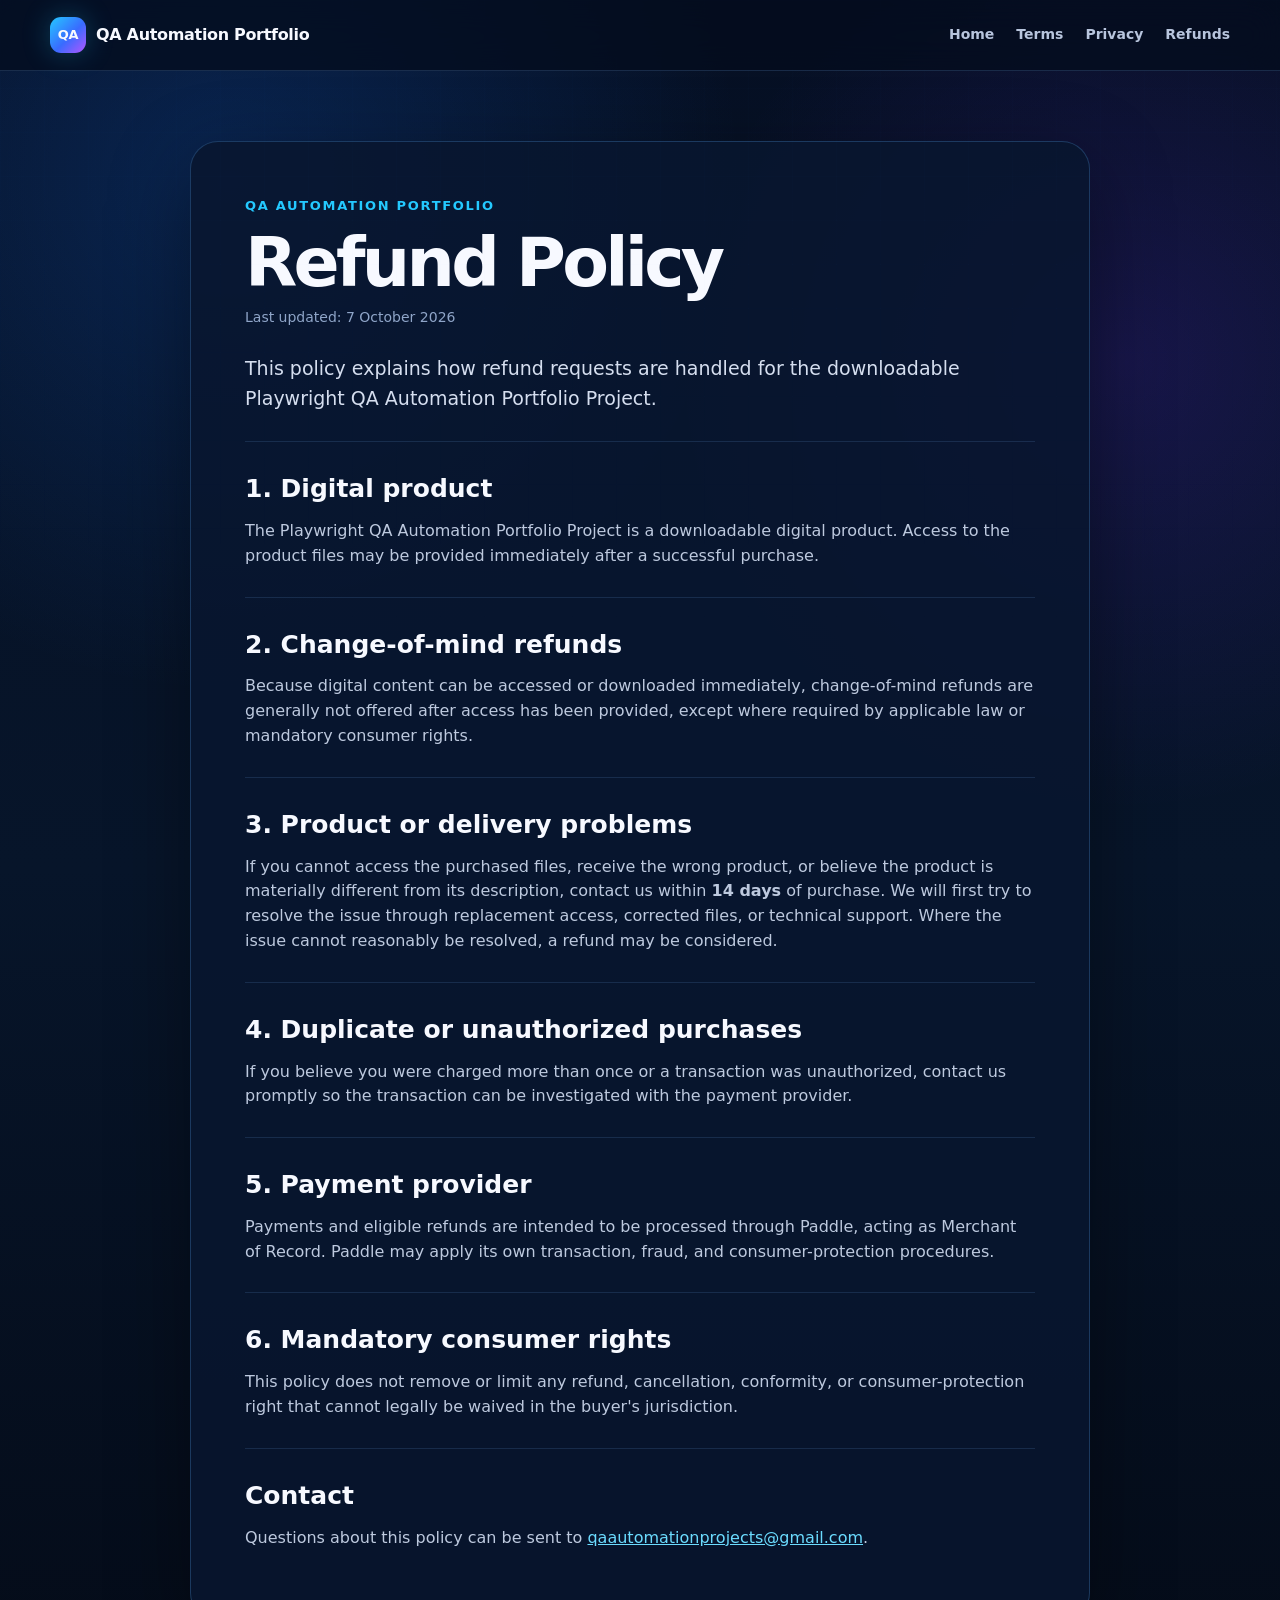
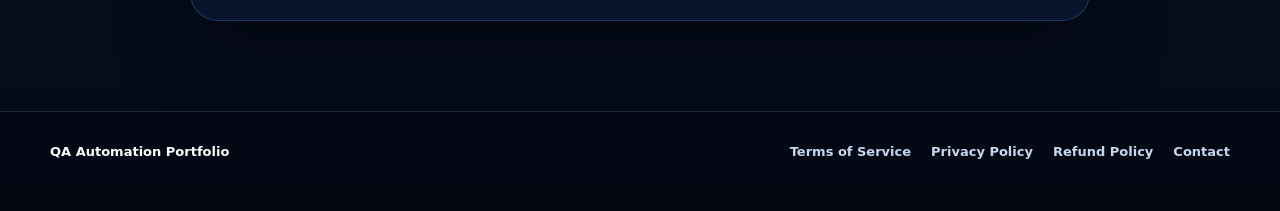
<file: refunds.html>
<!doctype html>
<html lang="en">
<head>
  <meta charset="utf-8" />
  <meta name="viewport" content="width=device-width, initial-scale=1" />
  <meta name="theme-color" content="#071429" />
  <meta name="description" content="Refund Policy for QA Automation Portfolio." />
  <title>Refund Policy · QA Automation Portfolio</title>
  <link rel="icon" href="assets/favicon.svg" type="image/svg+xml" />
  <link rel="stylesheet" href="styles.css" />
  <script src="analytics.js" defer></script>
</head>
<body>
  <header class="site-header">
    <div class="shell nav-wrap">
      <a class="brand" href="index.html" aria-label="QA Automation Portfolio home">
        <span class="brand-mark">QA</span>
        <span>QA Automation Portfolio</span>
      </a>
      <nav class="nav legal-nav" aria-label="Legal navigation">
        <a href="index.html">Home</a>
        <a href="terms.html">Terms</a>
        <a href="privacy.html">Privacy</a>
        <a href="refunds.html">Refunds</a>
      </nav>
    </div>
  </header>

  <main class="legal-main">
    <article class="shell legal-card">
      <p class="eyebrow">QA Automation Portfolio</p>
      <h1>Refund Policy</h1>
      <p class="legal-updated">Last updated: 7 October 2026</p>
      <p class="legal-intro">This policy explains how refund requests are handled for the downloadable Playwright QA Automation Portfolio Project.</p>
      
      <section>
        <h2>1. Digital product</h2>
        <p>The Playwright QA Automation Portfolio Project is a downloadable digital product. Access to the product files may be provided immediately after a successful purchase.</p>
      </section>
      <section>
        <h2>2. Change-of-mind refunds</h2>
        <p>Because digital content can be accessed or downloaded immediately, change-of-mind refunds are generally not offered after access has been provided, except where required by applicable law or mandatory consumer rights.</p>
      </section>
      <section>
        <h2>3. Product or delivery problems</h2>
        <p>If you cannot access the purchased files, receive the wrong product, or believe the product is materially different from its description, contact us within <strong>14 days</strong> of purchase. We will first try to resolve the issue through replacement access, corrected files, or technical support. Where the issue cannot reasonably be resolved, a refund may be considered.</p>
      </section>
      <section>
        <h2>4. Duplicate or unauthorized purchases</h2>
        <p>If you believe you were charged more than once or a transaction was unauthorized, contact us promptly so the transaction can be investigated with the payment provider.</p>
      </section>
      <section>
        <h2>5. Payment provider</h2>
        <p>Payments and eligible refunds are intended to be processed through Paddle, acting as Merchant of Record. Paddle may apply its own transaction, fraud, and consumer-protection procedures.</p>
      </section>
      <section>
        <h2>6. Mandatory consumer rights</h2>
        <p>This policy does not remove or limit any refund, cancellation, conformity, or consumer-protection right that cannot legally be waived in the buyer's jurisdiction.</p>
      </section>

      <section>
        <h2>Contact</h2>
        <p>Questions about this policy can be sent to <a href="mailto:qaautomationprojects@gmail.com">qaautomationprojects@gmail.com</a>.</p>
      </section>
    </article>
  </main>

  <footer class="site-footer">
    <div class="shell footer-inner">
      <div class="footer-top">
        <p><strong>QA Automation Portfolio</strong></p>
        <nav class="footer-links" aria-label="Legal links">
          <a href="terms.html">Terms of Service</a>
          <a href="privacy.html">Privacy Policy</a>
          <a href="refunds.html">Refund Policy</a>
          <a href="mailto:qaautomationprojects@gmail.com">Contact</a>
        </nav>
      </div>
    </div>
  </footer>
</body>
</html>
</file>
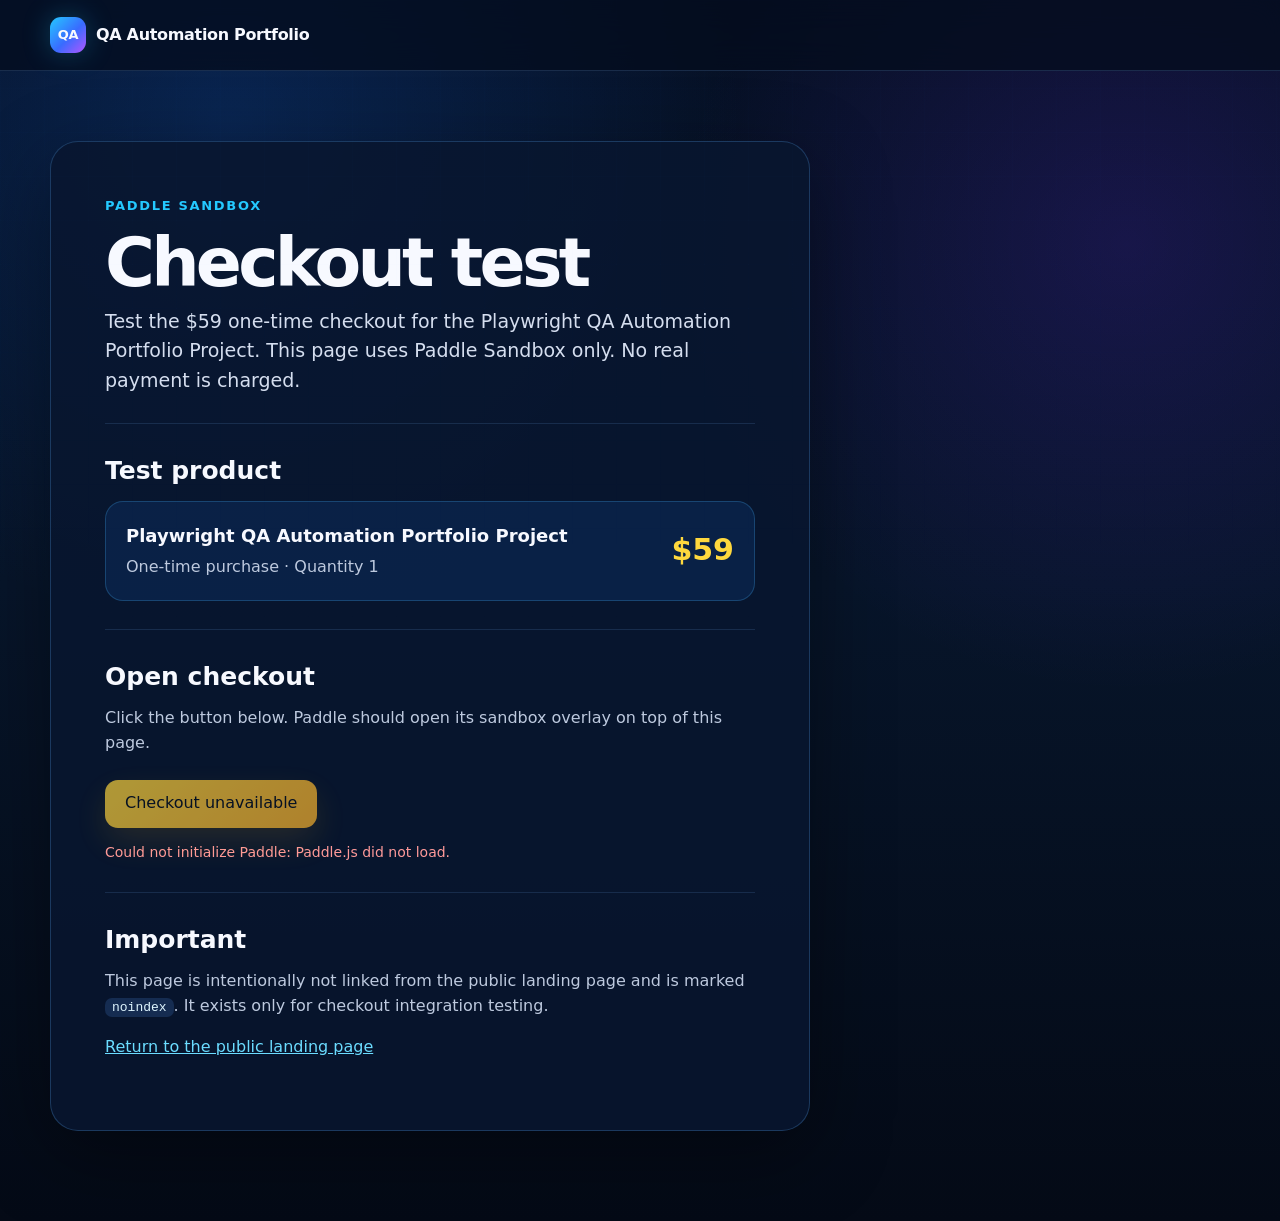
<file: sandbox-checkout.html>
<!doctype html>
<html lang="en">
<head>
  <meta charset="utf-8" />
  <meta name="viewport" content="width=device-width, initial-scale=1" />
  <meta name="theme-color" content="#071429" />
  <meta name="robots" content="noindex, nofollow" />
  <meta name="description" content="Private sandbox checkout test page for the Playwright QA Automation Portfolio Project." />
  <title>Sandbox Checkout · QA Automation Portfolio</title>
  <link rel="icon" href="assets/favicon.svg" type="image/svg+xml" />
  <link rel="stylesheet" href="styles.css" />
  <script src="https://cdn.paddle.com/paddle/v2/paddle.js" defer></script>
  <script src="sandbox-checkout.js" defer></script>
</head>
<body>
  <header class="site-header">
    <div class="shell nav-wrap">
      <a class="brand" href="index.html" aria-label="QA Automation Portfolio home">
        <span class="brand-mark">QA</span>
        <span>QA Automation Portfolio</span>
      </a>
    </div>
  </header>

  <main class="legal-main">
    <div class="shell">
      <article class="legal-card sandbox-card">
        <p class="eyebrow">Paddle Sandbox</p>
        <h1>Checkout test</h1>
        <p class="legal-intro">
          Test the $59 one-time checkout for the Playwright QA Automation Portfolio Project.
          This page uses Paddle Sandbox only. No real payment is charged.
        </p>

        <section>
          <h2>Test product</h2>
          <div class="sandbox-product-row">
            <div>
              <strong>Playwright QA Automation Portfolio Project</strong>
              <p>One-time purchase · Quantity 1</p>
            </div>
            <strong class="sandbox-price">$59</strong>
          </div>
        </section>

        <section>
          <h2>Open checkout</h2>
          <p>
            Click the button below. Paddle should open its sandbox overlay on top of this page.
          </p>
          <button id="sandbox-buy" class="button primary sandbox-buy" type="button" disabled>
            Loading Paddle…
          </button>
          <p id="sandbox-status" class="sandbox-status" role="status" aria-live="polite">
            Initializing sandbox checkout…
          </p>
        </section>

        <section>
          <h2>Important</h2>
          <p>
            This page is intentionally not linked from the public landing page and is marked
            <code>noindex</code>. It exists only for checkout integration testing.
          </p>
          <p><a href="index.html">Return to the public landing page</a></p>
        </section>
      </article>
    </div>
  </main>
</body>
</html>
</file>
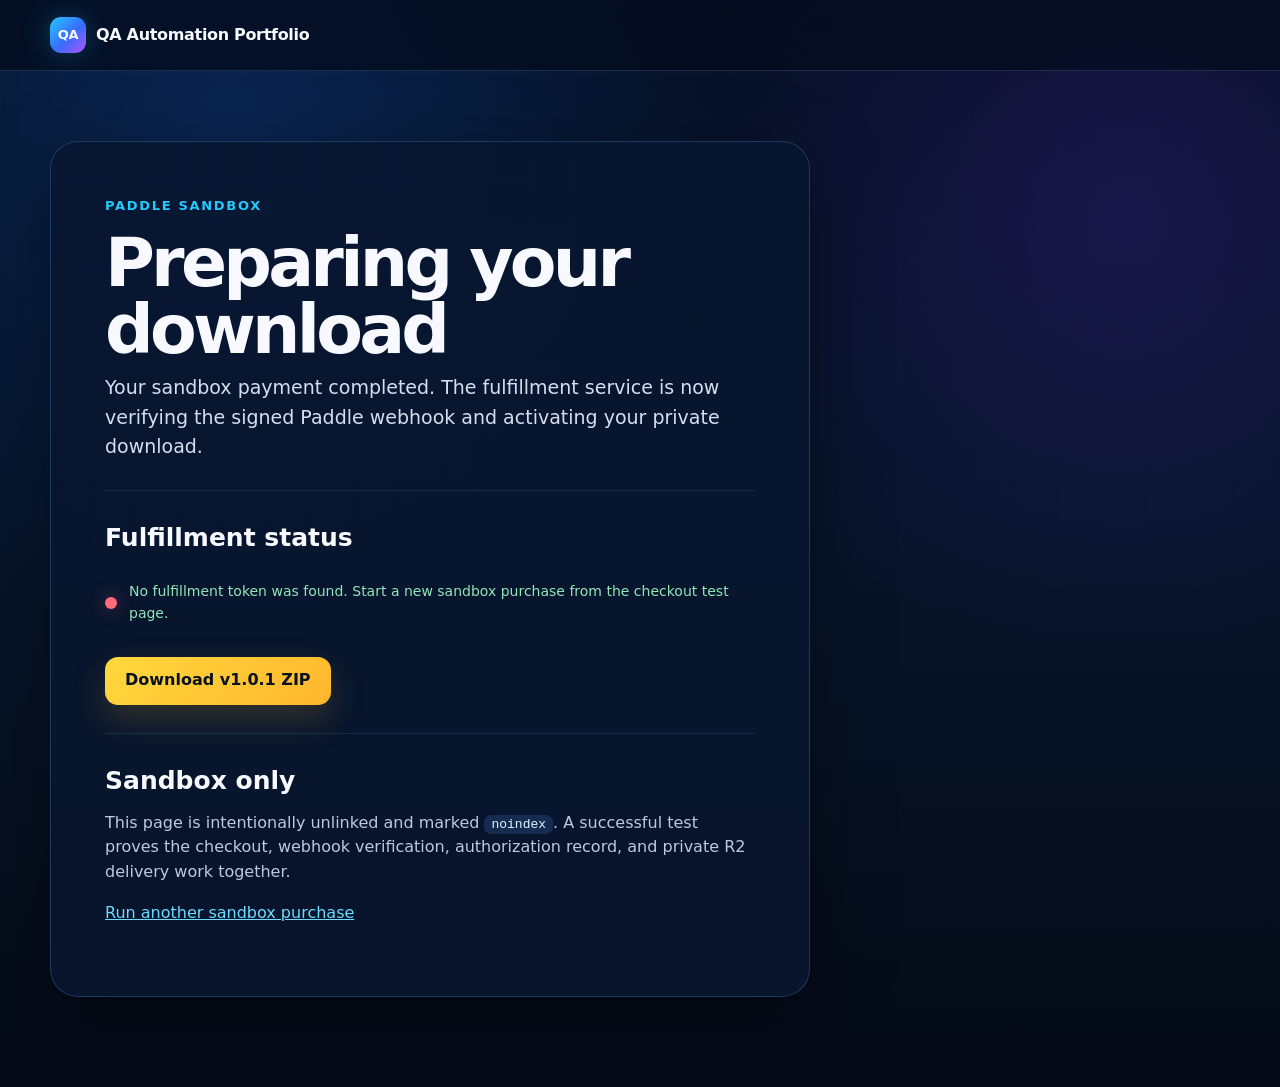
<file: sandbox-success.html>
<!doctype html>
<html lang="en">
<head>
  <meta charset="utf-8" />
  <meta name="viewport" content="width=device-width, initial-scale=1" />
  <meta name="theme-color" content="#071429" />
  <meta name="robots" content="noindex, nofollow" />
  <meta name="referrer" content="no-referrer" />
  <meta name="description" content="Private sandbox fulfillment test page for the Playwright QA Automation Portfolio Project." />
  <title>Sandbox Fulfillment · QA Automation Portfolio</title>
  <link rel="icon" href="assets/favicon.svg" type="image/svg+xml" />
  <link rel="stylesheet" href="styles.css" />
  <script src="sandbox-success.js" defer></script>
</head>
<body>
  <header class="site-header">
    <div class="shell nav-wrap">
      <a class="brand" href="index.html" aria-label="QA Automation Portfolio home">
        <span class="brand-mark">QA</span>
        <span>QA Automation Portfolio</span>
      </a>
    </div>
  </header>

  <main class="legal-main">
    <div class="shell">
      <article class="legal-card sandbox-card">
        <p class="eyebrow">Paddle Sandbox</p>
        <h1>Preparing your download</h1>
        <p class="legal-intro">
          Your sandbox payment completed. The fulfillment service is now verifying the
          signed Paddle webhook and activating your private download.
        </p>

        <section>
          <h2>Fulfillment status</h2>
          <div class="fulfillment-status-row">
            <span id="fulfillment-indicator" class="fulfillment-indicator" aria-hidden="true"></span>
            <p id="fulfillment-status" class="sandbox-status" role="status" aria-live="polite">
              Waiting for the Paddle webhook…
            </p>
          </div>

          <a
            id="download-product"
            class="button primary fulfillment-download"
            href="#"
            hidden
          >
            Download v1.0.1 ZIP
          </a>
        </section>

        <section>
          <h2>Sandbox only</h2>
          <p>
            This page is intentionally unlinked and marked <code>noindex</code>. A successful
            test proves the checkout, webhook verification, authorization record, and private
            R2 delivery work together.
          </p>
          <p><a href="sandbox-checkout.html">Run another sandbox purchase</a></p>
        </section>
      </article>
    </div>
  </main>
</body>
</html>
</file>
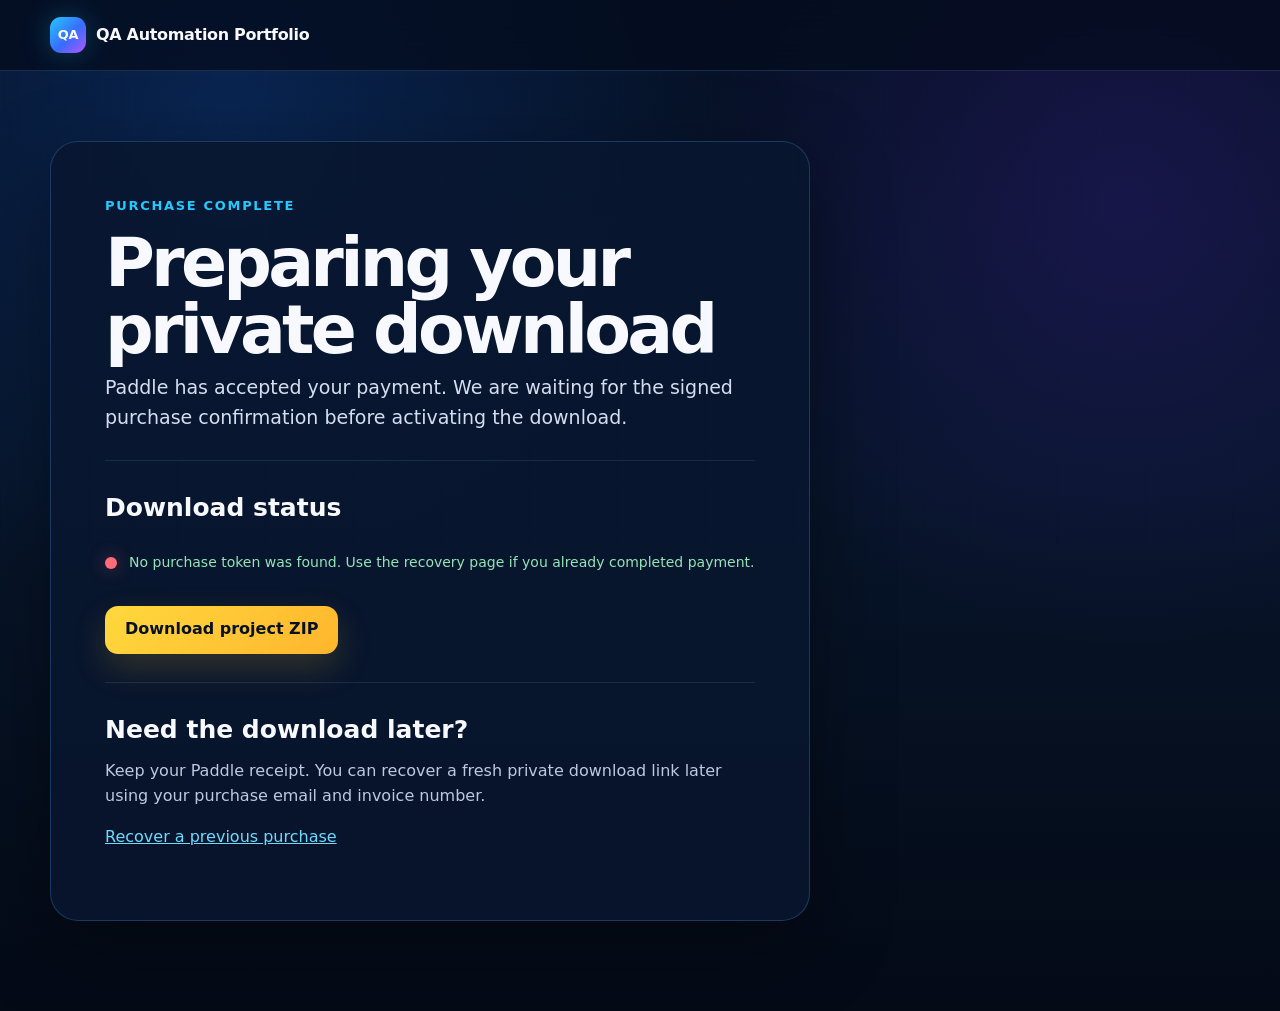
<file: success.html>
<!doctype html>
<html lang="en">
<head>
  <meta charset="utf-8" />
  <meta name="viewport" content="width=device-width, initial-scale=1" />
  <meta name="theme-color" content="#071429" />
  <meta name="robots" content="noindex, nofollow" />
  <meta name="referrer" content="no-referrer" />
  <meta
    name="description"
    content="Purchase confirmation and private download for the Playwright QA Automation Portfolio Project."
  />
  <title>Purchase complete · QA Automation Portfolio</title>
  <link rel="icon" href="assets/favicon.svg" type="image/svg+xml" />
  <link rel="stylesheet" href="styles.css" />
  <script src="paddle-config.js" defer></script>
  <script src="success.js" defer></script>
  <script src="analytics.js" defer></script>
</head>
<body>
  <header class="site-header">
    <div class="shell nav-wrap">
      <a class="brand" href="index.html" aria-label="QA Automation Portfolio home">
        <span class="brand-mark">QA</span>
        <span>QA Automation Portfolio</span>
      </a>
    </div>
  </header>

  <main class="legal-main">
    <div class="shell">
      <article class="legal-card sandbox-card">
        <p class="eyebrow">Purchase complete</p>
        <h1>Preparing your private download</h1>
        <p class="legal-intro">
          Paddle has accepted your payment. We are waiting for the signed purchase
          confirmation before activating the download.
        </p>

        <section>
          <h2>Download status</h2>
          <div class="fulfillment-status-row">
            <span
              id="fulfillment-indicator"
              class="fulfillment-indicator"
              aria-hidden="true"
            ></span>
            <p
              id="fulfillment-status"
              class="sandbox-status"
              role="status"
              aria-live="polite"
            >
              Waiting for purchase confirmation…
            </p>
          </div>

          <a
            id="download-product"
            class="button primary fulfillment-download"
            href="#"
            hidden
          >
            Download project ZIP
          </a>
        </section>

        <section>
          <h2>Need the download later?</h2>
          <p>
            Keep your Paddle receipt. You can recover a fresh private download
            link later using your purchase email and invoice number.
          </p>
          <p><a href="recover.html">Recover a previous purchase</a></p>
        </section>
      </article>
    </div>
  </main>
</body>
</html>
</file>
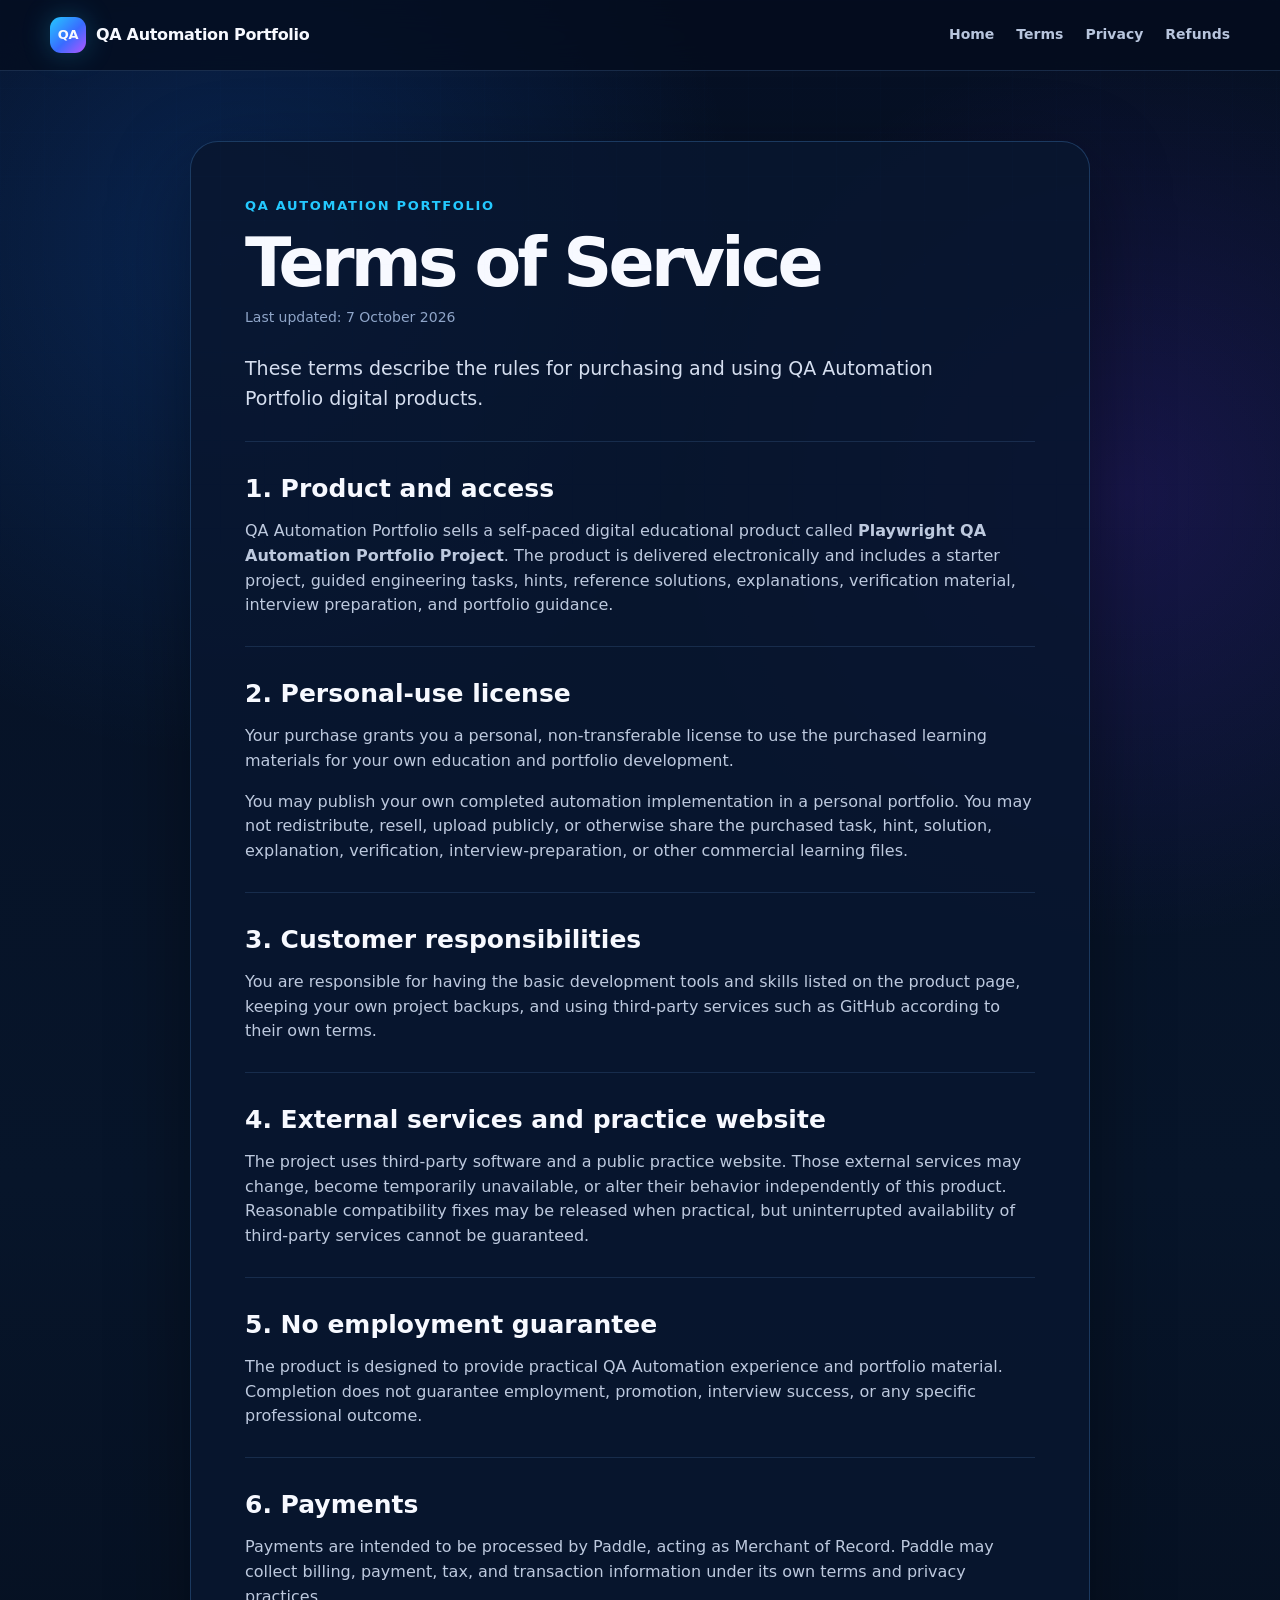
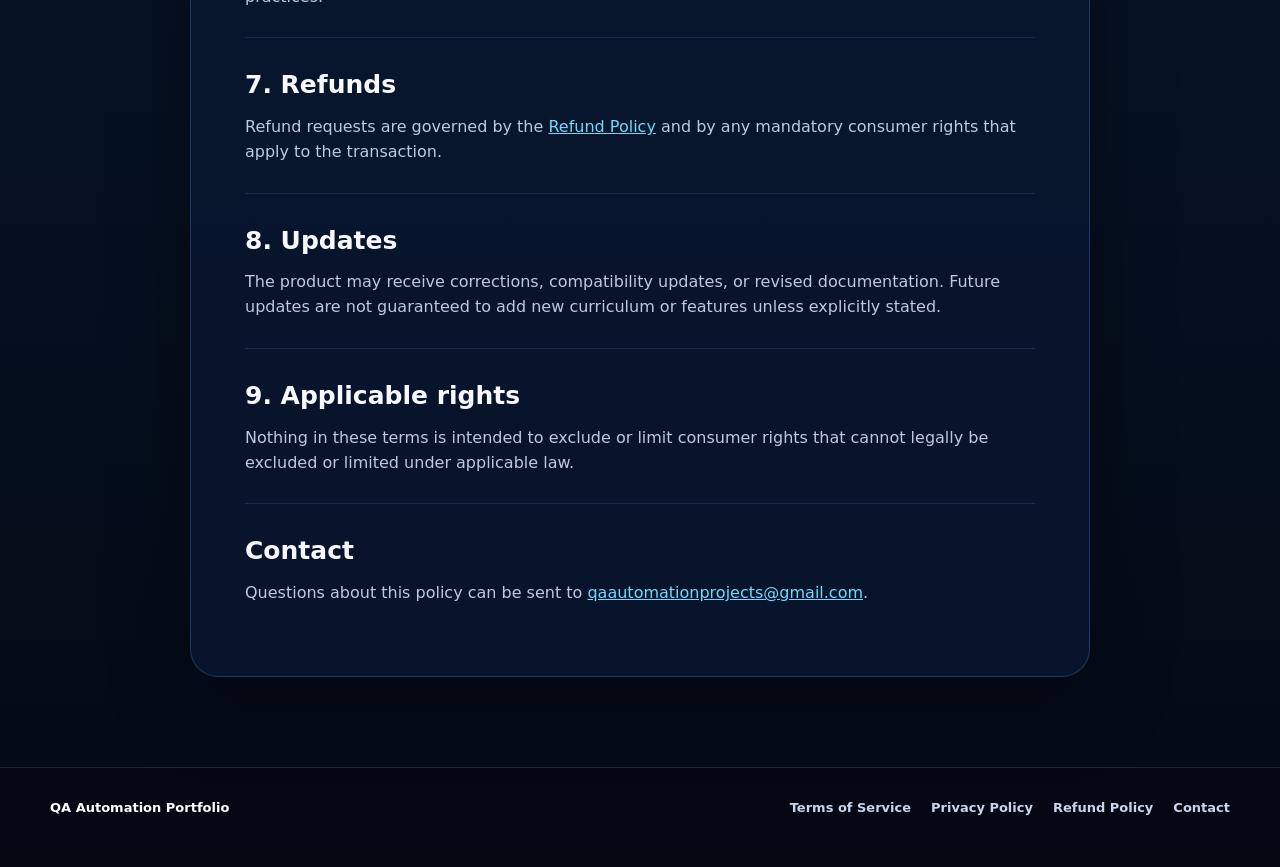
<file: terms.html>
<!doctype html>
<html lang="en">
<head>
  <meta charset="utf-8" />
  <meta name="viewport" content="width=device-width, initial-scale=1" />
  <meta name="theme-color" content="#071429" />
  <meta name="description" content="Terms of Service for QA Automation Portfolio." />
  <title>Terms of Service · QA Automation Portfolio</title>
  <link rel="icon" href="assets/favicon.svg" type="image/svg+xml" />
  <link rel="stylesheet" href="styles.css" />
  <script src="analytics.js" defer></script>
</head>
<body>
  <header class="site-header">
    <div class="shell nav-wrap">
      <a class="brand" href="index.html" aria-label="QA Automation Portfolio home">
        <span class="brand-mark">QA</span>
        <span>QA Automation Portfolio</span>
      </a>
      <nav class="nav legal-nav" aria-label="Legal navigation">
        <a href="index.html">Home</a>
        <a href="terms.html">Terms</a>
        <a href="privacy.html">Privacy</a>
        <a href="refunds.html">Refunds</a>
      </nav>
    </div>
  </header>

  <main class="legal-main">
    <article class="shell legal-card">
      <p class="eyebrow">QA Automation Portfolio</p>
      <h1>Terms of Service</h1>
      <p class="legal-updated">Last updated: 7 October 2026</p>
      <p class="legal-intro">These terms describe the rules for purchasing and using QA Automation Portfolio digital products.</p>
      
      <section>
        <h2>1. Product and access</h2>
        <p>QA Automation Portfolio sells a self-paced digital educational product called <strong>Playwright QA Automation Portfolio Project</strong>. The product is delivered electronically and includes a starter project, guided engineering tasks, hints, reference solutions, explanations, verification material, interview preparation, and portfolio guidance.</p>
      </section>
      <section>
        <h2>2. Personal-use license</h2>
        <p>Your purchase grants you a personal, non-transferable license to use the purchased learning materials for your own education and portfolio development.</p>
        <p>You may publish your own completed automation implementation in a personal portfolio. You may not redistribute, resell, upload publicly, or otherwise share the purchased task, hint, solution, explanation, verification, interview-preparation, or other commercial learning files.</p>
      </section>
      <section>
        <h2>3. Customer responsibilities</h2>
        <p>You are responsible for having the basic development tools and skills listed on the product page, keeping your own project backups, and using third-party services such as GitHub according to their own terms.</p>
      </section>
      <section>
        <h2>4. External services and practice website</h2>
        <p>The project uses third-party software and a public practice website. Those external services may change, become temporarily unavailable, or alter their behavior independently of this product. Reasonable compatibility fixes may be released when practical, but uninterrupted availability of third-party services cannot be guaranteed.</p>
      </section>
      <section>
        <h2>5. No employment guarantee</h2>
        <p>The product is designed to provide practical QA Automation experience and portfolio material. Completion does not guarantee employment, promotion, interview success, or any specific professional outcome.</p>
      </section>
      <section>
        <h2>6. Payments</h2>
        <p>Payments are intended to be processed by Paddle, acting as Merchant of Record. Paddle may collect billing, payment, tax, and transaction information under its own terms and privacy practices.</p>
      </section>
      <section>
        <h2>7. Refunds</h2>
        <p>Refund requests are governed by the <a href="refunds.html">Refund Policy</a> and by any mandatory consumer rights that apply to the transaction.</p>
      </section>
      <section>
        <h2>8. Updates</h2>
        <p>The product may receive corrections, compatibility updates, or revised documentation. Future updates are not guaranteed to add new curriculum or features unless explicitly stated.</p>
      </section>
      <section>
        <h2>9. Applicable rights</h2>
        <p>Nothing in these terms is intended to exclude or limit consumer rights that cannot legally be excluded or limited under applicable law.</p>
      </section>

      <section>
        <h2>Contact</h2>
        <p>Questions about this policy can be sent to <a href="mailto:qaautomationprojects@gmail.com">qaautomationprojects@gmail.com</a>.</p>
      </section>
    </article>
  </main>

  <footer class="site-footer">
    <div class="shell footer-inner">
      <div class="footer-top">
        <p><strong>QA Automation Portfolio</strong></p>
        <nav class="footer-links" aria-label="Legal links">
          <a href="terms.html">Terms of Service</a>
          <a href="privacy.html">Privacy Policy</a>
          <a href="refunds.html">Refund Policy</a>
          <a href="mailto:qaautomationprojects@gmail.com">Contact</a>
        </nav>
      </div>
    </div>
  </footer>
</body>
</html>
</file>
<file: styles.css>
:root {
  --bg: #050d1d;
  --bg-2: #08162e;
  --panel: rgba(10, 25, 52, 0.78);
  --panel-strong: rgba(10, 24, 49, 0.94);
  --text: #f7f9ff;
  --muted: #b8c5dd;
  --blue: #24c9ff;
  --green: #24e49b;
  --purple: #b356ff;
  --orange: #ff9d2d;
  --yellow: #ffd83d;
  --red: #ff5068;
  --line: rgba(120, 181, 255, 0.18);
  --shadow: 0 24px 80px rgba(0, 0, 0, 0.38);
  --radius: 24px;
  --shell: 1180px;
}

* { box-sizing: border-box; }
html { scroll-behavior: smooth; }
body {
  margin: 0;
  color: var(--text);
  background:
    radial-gradient(circle at 18% 10%, rgba(21, 116, 255, 0.20), transparent 32rem),
    radial-gradient(circle at 88% 20%, rgba(113, 43, 255, 0.16), transparent 28rem),
    linear-gradient(180deg, #061024 0%, #07152a 48%, #040a16 100%);
  font-family: Inter, ui-sans-serif, system-ui, -apple-system, BlinkMacSystemFont, "Segoe UI", sans-serif;
  line-height: 1.55;
  overflow-x: hidden;
}
body::before {
  content: "";
  position: fixed;
  inset: 0;
  pointer-events: none;
  opacity: .20;
  background-image:
    linear-gradient(rgba(95, 172, 255, .08) 1px, transparent 1px),
    linear-gradient(90deg, rgba(95, 172, 255, .08) 1px, transparent 1px);
  background-size: 44px 44px;
  mask-image: linear-gradient(to bottom, black, transparent 78%);
}
img { display: block; max-width: 100%; }
a { color: inherit; }
.shell { width: min(var(--shell), calc(100% - 40px)); margin-inline: auto; }

.site-header {
  position: sticky;
  top: 0;
  z-index: 20;
  backdrop-filter: blur(16px);
  background: rgba(5, 13, 29, .76);
  border-bottom: 1px solid var(--line);
}
.nav-wrap {
  min-height: 70px;
  display: flex;
  align-items: center;
  justify-content: space-between;
  gap: 24px;
}
.brand {
  display: inline-flex;
  align-items: center;
  gap: 10px;
  text-decoration: none;
  font-weight: 800;
  letter-spacing: -.02em;
}
.brand-mark {
  display: grid;
  place-items: center;
  width: 36px;
  height: 36px;
  border-radius: 11px;
  background: linear-gradient(135deg, var(--blue), #396bff 55%, var(--purple));
  box-shadow: 0 0 28px rgba(36, 201, 255, .26);
  font-size: 13px;
}
.nav { display: flex; gap: 22px; flex-wrap: wrap; }
.nav a { color: var(--muted); text-decoration: none; font-size: 14px; font-weight: 700; }
.nav a:hover { color: white; }

.hero {
  padding-block: 72px 52px;
  display: flex;
  flex-direction: column;
  align-items: stretch;
  gap: 42px;
}
.hero-copy {
  position: relative;
  z-index: 2;
  width: min(920px, 100%);
  margin-inline: auto;
  text-align: center;
}
.eyebrow {
  margin: 0 0 14px;
  color: var(--blue);
  font-size: 13px;
  font-weight: 900;
  letter-spacing: .13em;
  text-transform: uppercase;
}
h1, h2, h3, p { margin-top: 0; }
h1 {
  margin-bottom: 24px;
  font-size: clamp(44px, 6vw, 76px);
  line-height: .98;
  letter-spacing: -.055em;
}
h1 span { color: var(--yellow); }
.hero-lead {
  max-width: 760px;
  margin: 0 auto 26px;
  color: #d5deef;
  font-size: clamp(18px, 2vw, 23px);
  line-height: 1.45;
}
.chip-row, .outcome-tags {
  display: flex;
  gap: 10px;
  flex-wrap: wrap;
}
.hero .chip-row { justify-content: center; }
.chip-row span, .outcome-tags span {
  padding: 8px 13px;
  border: 1px solid rgba(77, 188, 255, .42);
  border-radius: 999px;
  background: rgba(16, 47, 91, .65);
  color: #dce9ff;
  font-size: 13px;
  font-weight: 800;
}
.hero-actions { display: flex; gap: 12px; margin-top: 28px; flex-wrap: wrap; justify-content: center; }
.button {
  display: inline-flex;
  align-items: center;
  justify-content: center;
  min-height: 48px;
  padding: 0 20px;
  border-radius: 13px;
  text-decoration: none;
  font-weight: 900;
  transition: transform .18s ease, box-shadow .18s ease, border-color .18s ease;
}
.button:hover { transform: translateY(-2px); }
.button.primary {
  color: #07111f;
  background: linear-gradient(135deg, var(--yellow), #ffb62d);
  box-shadow: 0 14px 34px rgba(255, 190, 35, .18);
}
.button.secondary { border: 1px solid rgba(101, 194, 255, .42); background: rgba(9, 29, 61, .72); }
.microcopy { margin: 18px auto 0; color: #8599b9; font-size: 13px; }
.hero-media {
  position: relative;
  width: min(1080px, 100%);
  margin-inline: auto;
  border-radius: 30px;
  overflow: hidden;
  box-shadow: var(--shadow), 0 0 70px rgba(26, 116, 255, .18);
  border: 1px solid rgba(63, 169, 255, .32);
}
.hero-media img {
  width: 100%;
  height: auto;
}
.hero-media::after {
  content: "";
  position: absolute;
  inset: 0;
  border-radius: inherit;
  box-shadow: inset 0 0 0 1px rgba(255,255,255,.05);
  pointer-events: none;
}

.section { padding-block: 76px; position: relative; }
.compact-section { padding-top: 38px; }
.section-heading { max-width: 700px; margin-bottom: 30px; }
.section-heading.centered { text-align: center; margin-inline: auto; }
.section-heading.narrow { max-width: 760px; }
.section-heading h2 {
  margin-bottom: 12px;
  font-size: clamp(34px, 4vw, 54px);
  line-height: 1.04;
  letter-spacing: -.04em;
}
.section-heading p:not(.eyebrow) { color: var(--muted); font-size: 18px; }

.benefit-grid { display: grid; grid-template-columns: repeat(3, 1fr); gap: 18px; }
.benefit {
  min-height: 190px;
  padding: 28px;
  border-radius: var(--radius);
  background: var(--panel);
  border: 1px solid rgba(255,255,255,.08);
  box-shadow: 0 16px 44px rgba(0,0,0,.22);
}
.benefit-number { display: inline-block; margin-bottom: 24px; font-weight: 900; font-size: 14px; }
.benefit h3 { margin-bottom: 7px; font-size: 28px; }
.benefit p { margin: 0; color: var(--muted); }
.card-blue { border-color: rgba(36,201,255,.35); }
.card-blue .benefit-number { color: var(--blue); }
.card-green { border-color: rgba(36,228,155,.35); }
.card-green .benefit-number { color: var(--green); }
.card-purple { border-color: rgba(179,86,255,.38); }
.card-purple .benefit-number { color: var(--purple); }

.visual-frame {
  margin: 0;
  overflow: hidden;
  border-radius: 26px;
  background: #071226;
  border: 1px solid rgba(118, 181, 255, .22);
  box-shadow: var(--shadow);
}
.visual-frame img { width: 100%; height: auto; }
.glow-blue { box-shadow: var(--shadow), 0 0 54px rgba(36,201,255,.10); }
.glow-green { box-shadow: var(--shadow), 0 0 54px rgba(36,228,155,.09); }
.glow-purple { box-shadow: var(--shadow), 0 0 54px rgba(179,86,255,.10); }
.glow-orange { box-shadow: var(--shadow), 0 0 54px rgba(255,157,45,.09); }

.split-section, .outcome-section {
  display: grid;
  grid-template-columns: .72fr 1.28fr;
  gap: 40px;
  align-items: center;
}
.outcome-section { grid-template-columns: .78fr 1.22fr; }
.split-copy { margin-bottom: 0; }
.flow-line {
  display: flex;
  align-items: center;
  flex-wrap: wrap;
  gap: 8px;
  margin-top: 25px;
}
.flow-line span { padding: 7px 10px; border-radius: 10px; background: rgba(24,57,105,.7); font-weight: 800; font-size: 13px; }
.flow-line b { color: var(--blue); }

.proof-grid { display: grid; grid-template-columns: repeat(2, minmax(0, 1fr)); gap: 22px; }
.proof-card { position: relative; }
.proof-card figcaption {
  position: absolute;
  left: 14px;
  bottom: 14px;
  padding: 8px 12px;
  border-radius: 999px;
  background: rgba(3, 10, 23, .86);
  border: 1px solid rgba(255,255,255,.14);
  font-size: 13px;
  font-weight: 900;
  backdrop-filter: blur(10px);
}
.outcome-tags { margin-top: 22px; }
.audience-frame { max-width: 1020px; margin-inline: auto; }

.final-cta {
  margin-block: 62px 90px;
  padding: 36px;
  display: grid;
  grid-template-columns: 1fr auto;
  gap: 30px;
  align-items: center;
  border-radius: 28px;
  background:
    radial-gradient(circle at 88% 50%, rgba(179,86,255,.14), transparent 20rem),
    linear-gradient(135deg, rgba(12, 41, 83, .94), rgba(10, 22, 48, .94));
  border: 1px solid rgba(64, 178, 255, .35);
  box-shadow: var(--shadow);
}
.final-cta h2 { margin-bottom: 8px; font-size: clamp(30px, 4vw, 48px); letter-spacing: -.035em; }
.final-cta p:not(.eyebrow) { color: var(--muted); margin-bottom: 0; }
.price-card { display: grid; grid-template-columns: repeat(2, auto); gap: 12px; min-width: 300px; }
.price-card > div {
  display: grid;
  padding: 13px 18px;
  border-radius: 15px;
  background: rgba(5, 13, 29, .66);
  border: 1px solid rgba(255,255,255,.10);
}
.price-card span { color: #aebbd2; font-size: 12px; font-weight: 800; }
.price-card strong { font-size: 27px; }
.status-pill {
  grid-column: 1 / -1;
  padding: 10px 14px;
  text-align: center;
  border-radius: 999px;
  border: 1px solid rgba(255,216,61,.35);
  background: rgba(255,216,61,.08);
  color: var(--yellow) !important;
}

.site-footer { border-top: 1px solid var(--line); background: rgba(3,8,18,.62); }
.footer-inner { padding-block: 30px 42px; }
.footer-inner p { margin-bottom: 7px; color: #9cadc8; font-size: 13px; }
.footer-inner strong { color: white; }
.footer-note { max-width: 760px; }

@media (max-width: 960px) {
  .nav { display: none; }
  .hero { padding-top: 56px; }
  .hero-media { max-width: 920px; }
  .benefit-grid { grid-template-columns: 1fr; }
  .split-section, .outcome-section { grid-template-columns: 1fr; }
  .split-copy { max-width: 760px; }
  .final-cta { grid-template-columns: 1fr; }
  .price-card { width: fit-content; }
}

@media (max-width: 720px) {
  .shell { width: min(100% - 24px, var(--shell)); }
  .site-header { position: relative; }
  .nav-wrap { min-height: 62px; }
  .brand { font-size: 14px; }
  .hero { padding-block: 42px 34px; gap: 34px; }
  h1 { font-size: clamp(42px, 14vw, 62px); }
.hero-lead { font-size: 18px; }
  .section { padding-block: 52px; }
  .section-heading h2 { font-size: 36px; }
  .proof-grid { grid-template-columns: 1fr; }
  .final-cta { margin-block: 36px 60px; padding: 24px; }
  .price-card { grid-template-columns: 1fr 1fr; min-width: 0; width: 100%; }
}

@media (prefers-reduced-motion: reduce) {
  html { scroll-behavior: auto; }
  .button { transition: none; }
}


/* v3: Paddle-ready contact/legal pages and mobile hero */
.mobile-hero-summary { display: none; }

.contact-section {
  display: grid;
  grid-template-columns: 1fr minmax(320px, .7fr);
  gap: 36px;
  align-items: center;
}
.contact-section .section-heading { margin-bottom: 0; }
.contact-card {
  display: flex;
  align-items: center;
  gap: 16px;
  padding: 22px;
  border-radius: 20px;
  text-decoration: none;
  background: linear-gradient(135deg, rgba(14, 48, 96, .94), rgba(9, 25, 55, .94));
  border: 1px solid rgba(36, 201, 255, .38);
  box-shadow: var(--shadow), 0 0 44px rgba(36, 201, 255, .08);
}
.contact-card:hover { border-color: rgba(36, 201, 255, .72); }
.contact-icon {
  width: 48px;
  height: 48px;
  flex: 0 0 48px;
  display: grid;
  place-items: center;
  border-radius: 14px;
  color: #05111f;
  background: linear-gradient(135deg, var(--blue), #61e8ff);
  font-weight: 1000;
  font-size: 22px;
}
.contact-card small { display: block; color: #8fa5c8; margin-bottom: 2px; }
.contact-card strong { font-size: 18px; overflow-wrap: anywhere; }

.footer-top {
  display: flex;
  justify-content: space-between;
  align-items: flex-start;
  gap: 24px;
}
.footer-links { display: flex; flex-wrap: wrap; gap: 14px 20px; }
.footer-links a { color: #c8d6ed; text-decoration: none; font-size: 13px; font-weight: 800; }
.footer-links a:hover { color: white; }

.legal-main { padding-block: 70px 90px; }
.legal-card {
  max-width: 900px;
  padding: clamp(26px, 5vw, 54px);
  border-radius: 28px;
  background: rgba(8, 22, 47, .88);
  border: 1px solid rgba(92, 176, 255, .24);
  box-shadow: var(--shadow);
}
.legal-card h1 {
  font-size: clamp(42px, 7vw, 68px);
  margin-bottom: 10px;
}
.legal-updated { color: #8fa5c8; font-size: 14px; margin-bottom: 26px; }
.legal-intro { color: #d5deef; font-size: 19px; max-width: 760px; }
.legal-card section { padding-top: 28px; border-top: 1px solid rgba(120,181,255,.14); margin-top: 28px; }
.legal-card section h2 { font-size: 25px; margin-bottom: 10px; }
.legal-card section p { color: #bdc9de; }
.legal-card a { color: #6bdcff; }

@media (max-width: 960px) {
  .contact-section { grid-template-columns: 1fr; }
  .contact-card { max-width: 600px; }
  .legal-nav { display: flex; }
}

@media (max-width: 720px) {
  .hero-media-desktop { display: none; }
  .mobile-hero-summary {
    display: block;
    width: 100%;
    padding: 24px 18px 20px;
    border-radius: 24px;
    text-align: center;
    background:
      radial-gradient(circle at 50% 0%, rgba(36, 201, 255, .15), transparent 16rem),
      linear-gradient(145deg, rgba(11, 38, 80, .98), rgba(8, 19, 43, .98));
    border: 1px solid rgba(56, 188, 255, .38);
    box-shadow: var(--shadow), 0 0 44px rgba(36, 201, 255, .10);
  }
  .mobile-summary-main {
    display: flex;
    justify-content: center;
    align-items: baseline;
    gap: 12px;
  }
  .mobile-summary-number {
    color: var(--yellow);
    font-size: 52px;
    line-height: 1;
    font-weight: 1000;
    letter-spacing: -.05em;
  }
  .mobile-summary-label {
    max-width: 150px;
    text-align: left;
    font-size: 20px;
    line-height: 1.05;
    font-weight: 900;
  }
  .mobile-hero-summary p {
    margin: 14px 0 18px;
    color: #b8c5dd;
    font-size: 15px;
  }
  .mobile-summary-grid {
    display: grid;
    grid-template-columns: 1fr 1fr;
    gap: 8px;
  }
  .mobile-summary-grid span {
    padding: 9px 8px;
    border-radius: 11px;
    background: rgba(20, 55, 104, .72);
    border: 1px solid rgba(78, 183, 255, .25);
    color: #e1edff;
    font-size: 13px;
    font-weight: 850;
  }
  .footer-top { flex-direction: column; }
  .footer-links { gap: 10px 16px; }
  .contact-card { padding: 18px; }
  .contact-card strong { font-size: 15px; }
  .legal-main { padding-block: 36px 60px; }
  .legal-card { padding: 24px 18px; border-radius: 20px; }
  .legal-card h1 { font-size: 42px; }
  .legal-card section h2 { font-size: 22px; }
  .legal-nav { display: none; }
}


/* Paddle sandbox checkout test page */
.sandbox-card { max-width: 760px; }
.sandbox-card code {
  padding: 2px 7px;
  border-radius: 7px;
  background: rgba(38, 74, 126, .45);
  color: #dff6ff;
}
.sandbox-product-row {
  display: flex;
  justify-content: space-between;
  align-items: center;
  gap: 24px;
  padding: 20px;
  border-radius: 18px;
  background: rgba(12, 38, 79, .74);
  border: 1px solid rgba(72, 184, 255, .24);
}
.sandbox-product-row > div > strong { font-size: 18px; }
.sandbox-product-row p { margin: 5px 0 0; color: #9fb1ce; }
.sandbox-price { color: var(--yellow); font-size: 30px; }
.sandbox-buy { margin-top: 8px; }
.sandbox-buy:disabled { opacity: .55; cursor: wait; }
.sandbox-status { margin-top: 14px; color: #91e6b8 !important; font-size: 14px; }
.sandbox-error { color: #ff9a9a !important; }
@media (max-width: 560px) {
  .sandbox-product-row { align-items: flex-start; }
  .sandbox-price { font-size: 25px; }
}

/* v5: secure sandbox fulfillment */
.fulfillment-status-row {
  display: flex;
  align-items: center;
  gap: 12px;
  min-height: 42px;
}
.fulfillment-indicator {
  width: 12px;
  height: 12px;
  flex: 0 0 12px;
  border-radius: 999px;
  background: #ffd24a;
  box-shadow: 0 0 18px rgba(255, 210, 74, .55);
}
.fulfillment-indicator[data-state="ready"] {
  background: #43e58a;
  box-shadow: 0 0 18px rgba(67, 229, 138, .55);
}
.fulfillment-indicator[data-state="error"] {
  background: #ff6b78;
  box-shadow: 0 0 18px rgba(255, 107, 120, .45);
}
.fulfillment-download { margin-top: 18px; }


/* v6: purchase recovery */
.recovery-card { max-width: 780px; }
.recovery-form {
  display: grid;
  gap: 18px;
  margin-top: 28px;
}
.recovery-form label { display: grid; gap: 8px; }
.recovery-form label > span { color: #dce9ff; font-weight: 850; }
.recovery-form input {
  width: 100%;
  padding: 14px 16px;
  border-radius: 12px;
  border: 1px solid rgba(92, 178, 255, .3);
  background: rgba(8, 26, 57, .9);
  color: #fff;
  font: inherit;
  outline: none;
}
.recovery-form input:focus {
  border-color: rgba(69, 203, 255, .8);
  box-shadow: 0 0 0 3px rgba(49, 191, 255, .12);
}
.recovery-form button { justify-self: start; border: 0; font: inherit; }
.recovery-form button:disabled { opacity: .62; cursor: wait; }
.recovery-message { min-height: 28px; margin-top: 18px; color: #a9b9d2; }
.recovery-success { color: #69e6a2; }
.recovery-error { color: #ff9a9a; }
.recovery-download { margin-top: 8px; width: fit-content; }
.recovery-help {
  margin-top: 34px;
  padding-top: 28px;
  border-top: 1px solid rgba(134, 174, 230, .16);
}
.recovery-help h2 { margin: 0 0 10px; font-size: 22px; }
.recovery-help p { color: #a9b9d2; }
.recovery-help a { color: #5fd7ff; }


/* v8: production Paddle checkout */
button.button {
  border: 0;
  font: inherit;
  cursor: pointer;
}
button.button:disabled {
  cursor: wait;
  opacity: .68;
  transform: none;
}
.price-buy {
  grid-column: 1 / -1;
  width: 100%;
}
.checkout-note {
  grid-column: 1 / -1;
  color: #8fa4c4;
  text-align: center;
  font-size: 12px;
  line-height: 1.45;
}
</file>
